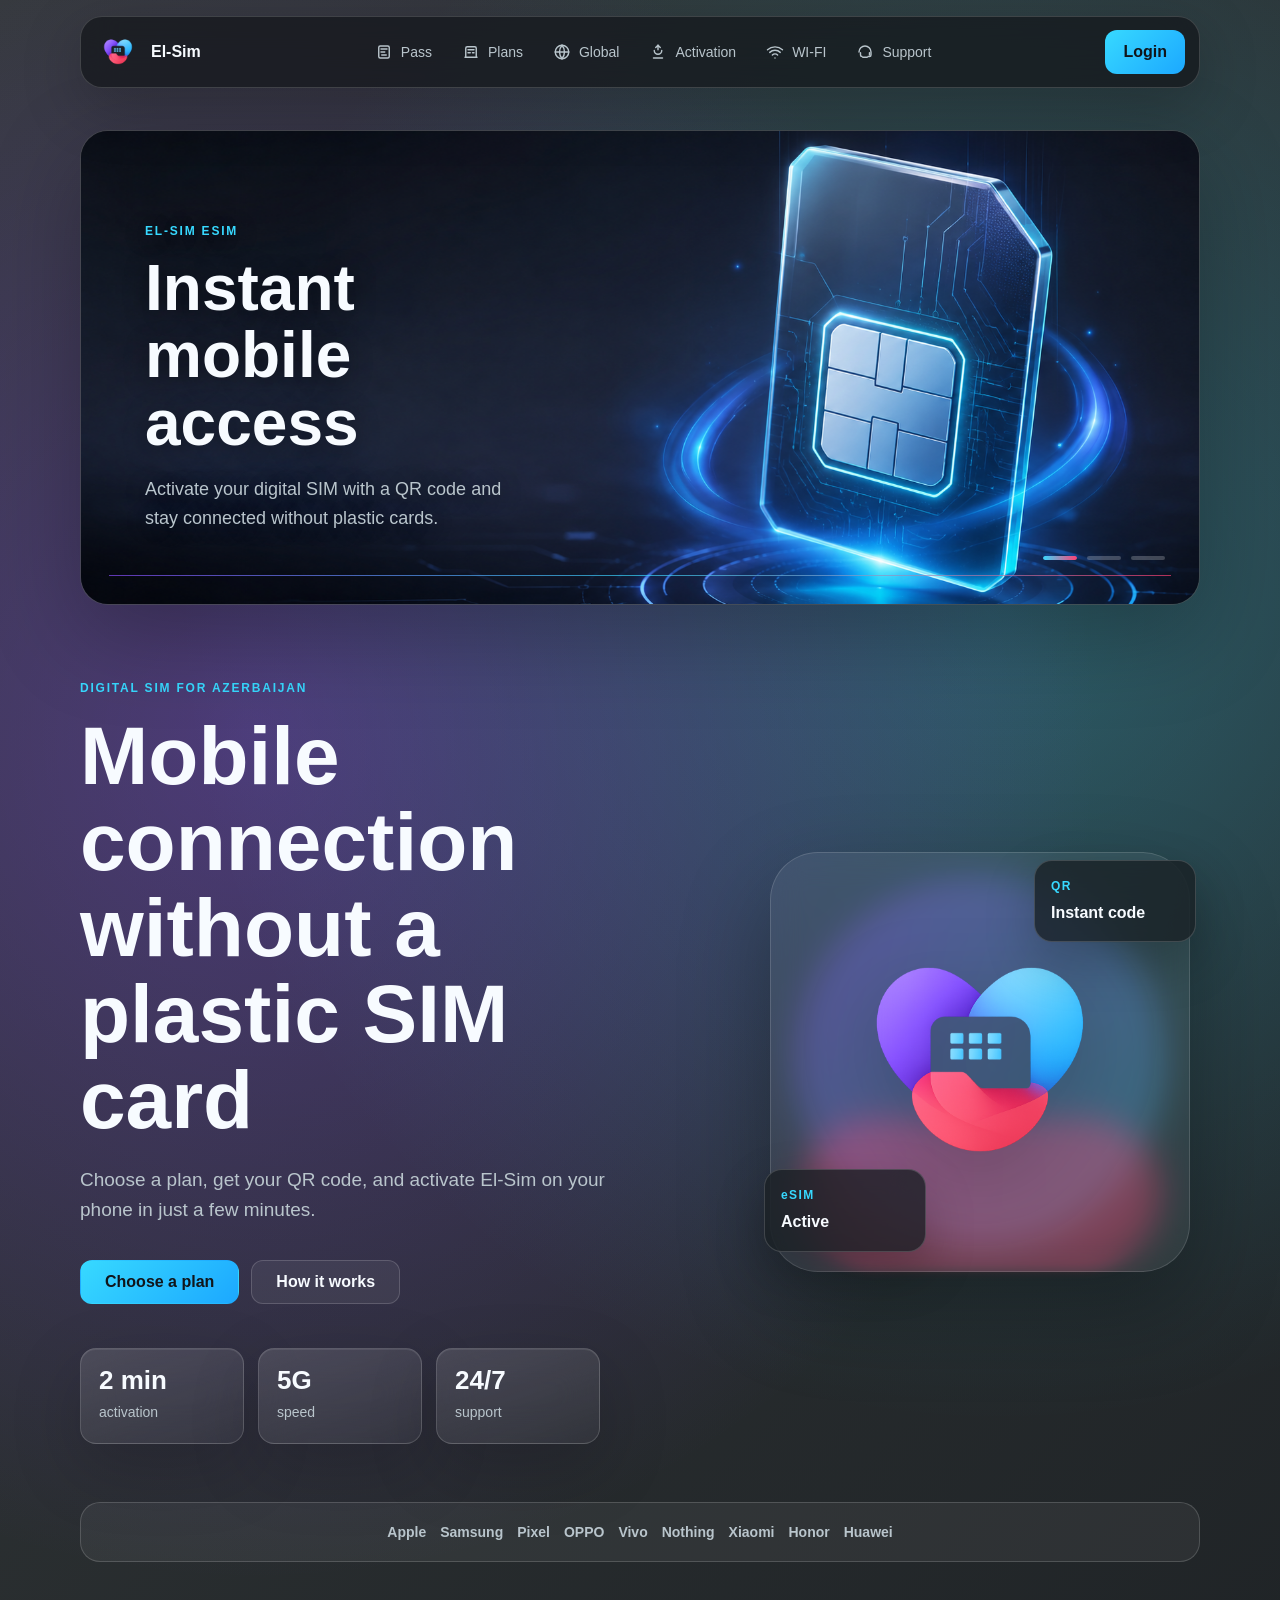
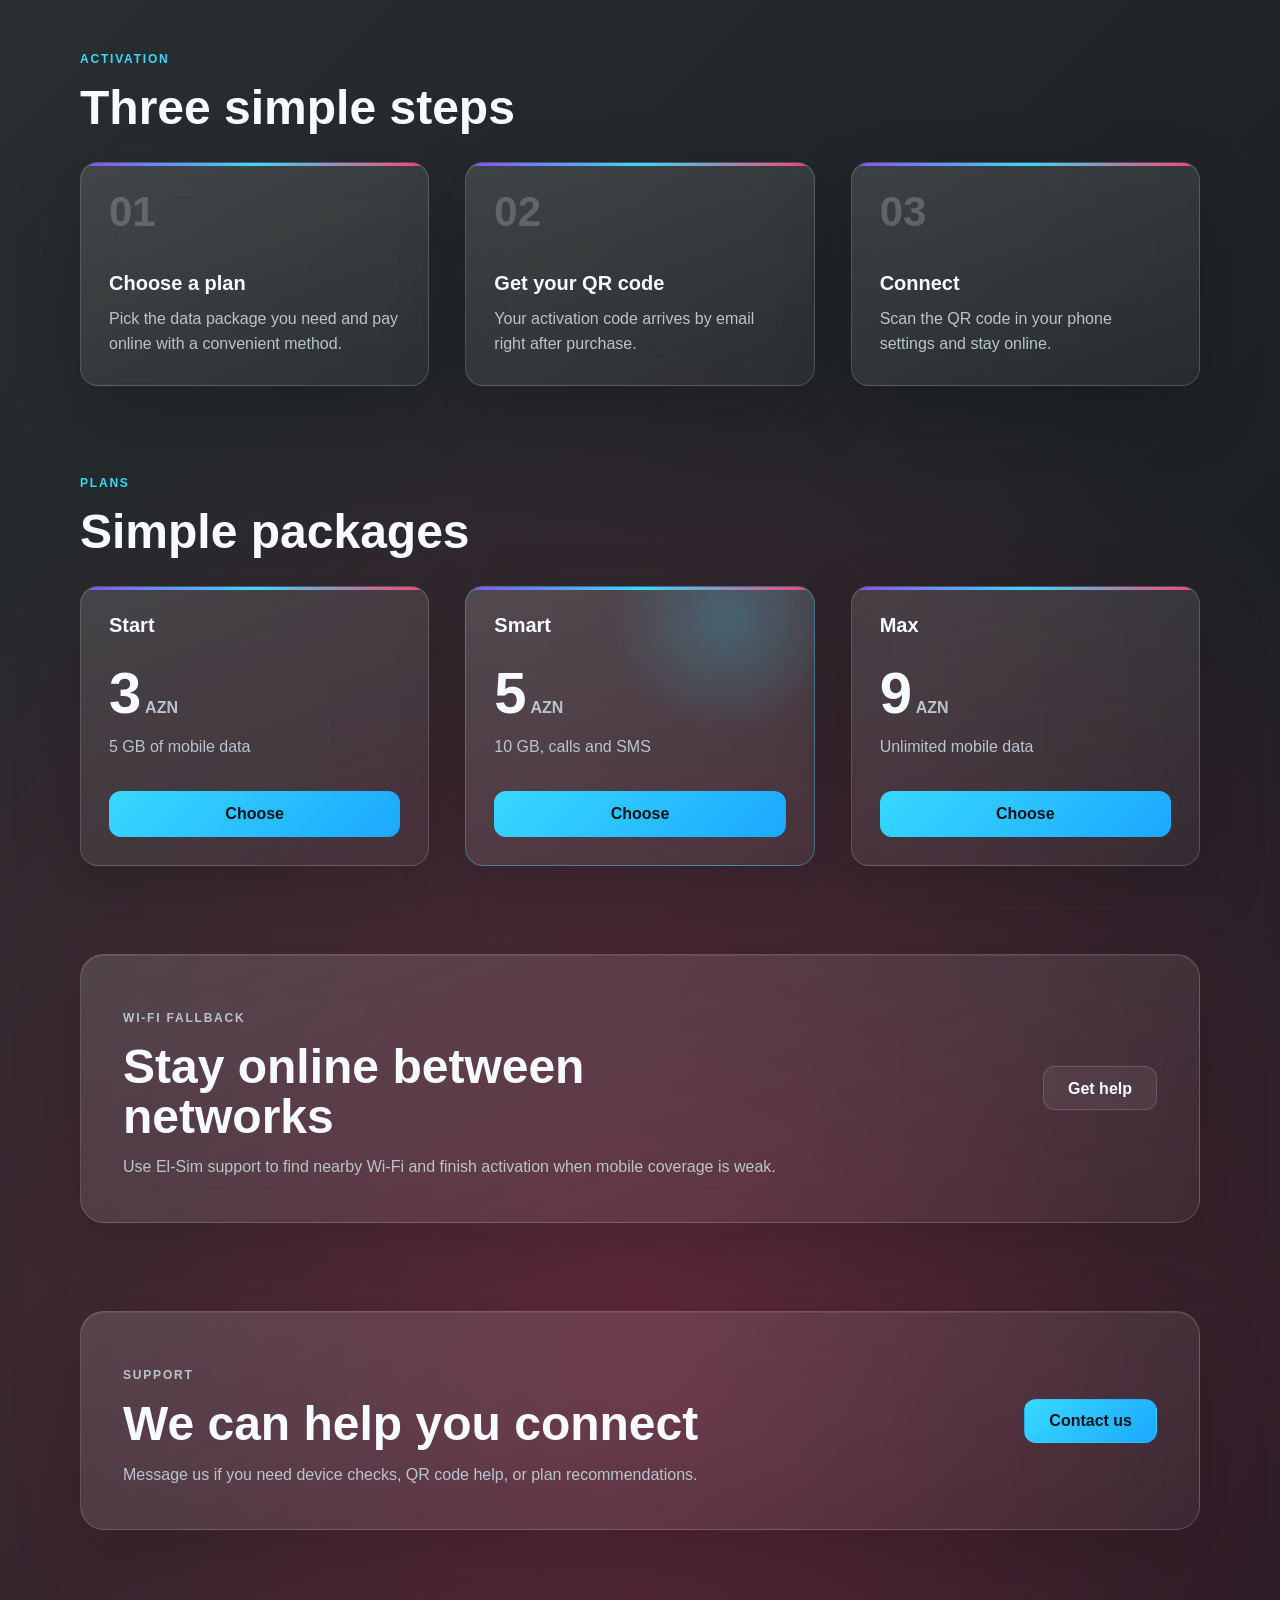
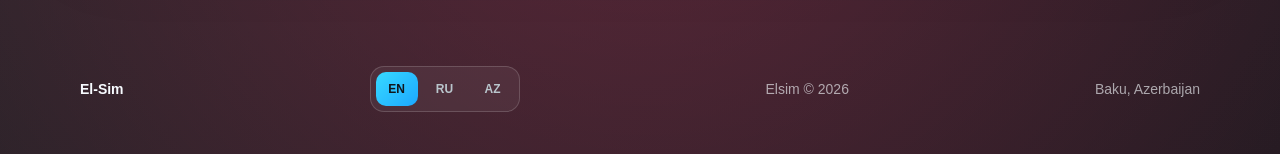
<file: index.html>
<!DOCTYPE html>
<html lang="en">

<head>
  <meta charset="UTF-8">
  <meta name="viewport" content="width=device-width, initial-scale=1.0">
  <title>El-Sim - eSIM Operator</title>
  <link rel="icon" type="image/png" href="./Assets/Image/Logo/El-Sim_Favicon_Large.png">
  <link rel="apple-touch-icon" href="./Assets/Image/Logo/El-Sim_Favicon_Large.png">
  <link
    href="https://fonts.googleapis.com/css2?family=Syne:wght@600;700;800&family=DM+Sans:wght@400;500;700&display=swap"
    rel="stylesheet">
  <link rel="stylesheet" href="./Assets/Style/main-style.css">
  <link rel="stylesheet" href="./Assets/Style/main-responsive.css">
  <script defer src="./Assets/Script/main-script.js"></script>
  <script defer src="./Assets/Script/lang.js"></script>
  <script defer src="./Assets/Script/carousel.js"></script>
</head>

<body>
  <header class="site-header">
    <a class="brand" href="#" aria-label="El-Sim">
      <img src="./Assets/Image/Logo/El-Sim_Logo_Icon.png" alt="El-Sim">
      <span>El-Sim</span>
    </a>

    <button class="menu-toggle" type="button" aria-label="Open menu" aria-expanded="false"
      aria-controls="main-navigation">
      <span></span>
      <span></span>
      <span></span>
    </button>

    <nav class="nav-links" id="main-navigation" aria-label="Main navigation">
      <a href="./pass.html" aria-label="Pass">
        <svg viewBox="0 0 24 24" aria-hidden="true">
          <path d="M7 4h10a2 2 0 0 1 2 2v12a2 2 0 0 1-2 2H7a2 2 0 0 1-2-2V6a2 2 0 0 1 2-2Z"></path>
          <path d="M8 8h8"></path>
          <path d="M8 12h5"></path>
          <path d="M9 16h6"></path>
        </svg>
        <span>Pass</span>
      </a>
      <a href="./plans.html" aria-label="Plans">
        <svg viewBox="0 0 24 24" aria-hidden="true">
          <path d="M5 19V7a2 2 0 0 1 2-2h10a2 2 0 0 1 2 2v12"></path>
          <path d="M4 19h16"></path>
          <path d="M8 9h8"></path>
          <path d="M8 13h3"></path>
          <path d="M14 13h2"></path>
        </svg>
        <span>Plans</span>
      </a>
      <a href="./global.html" aria-label="Global">
        <svg viewBox="0 0 24 24" aria-hidden="true">
          <circle cx="12" cy="12" r="9"></circle>
          <path d="M3 12h18"></path>
          <path d="M12 3a14 14 0 0 1 0 18"></path>
          <path d="M12 3a14 14 0 0 0 0 18"></path>
        </svg>
        <span>Global</span>
      </a>
      <a href="#steps" aria-label="Activation">
        <svg viewBox="0 0 24 24" aria-hidden="true">
          <path d="M12 3v6"></path>
          <path d="m9 6 3-3 3 3"></path>
          <path d="M7 10a5 5 0 1 0 10 0"></path>
          <path d="M6 20h12"></path>
        </svg>
        <span>Activation</span>
      </a>
      <a href="./wifi.html" aria-label="WI-FI">
        <svg viewBox="0 0 24 24" aria-hidden="true">
          <path d="M5 12.5a10 10 0 0 1 14 0"></path>
          <path d="M8.5 16a5 5 0 0 1 7 0"></path>
          <path d="M12 20h.01"></path>
          <path d="M2 9a15 15 0 0 1 20 0"></path>
        </svg>
        <span>WI-FI</span>
      </a>
      <a href="#support" aria-label="Support">
        <svg viewBox="0 0 24 24" aria-hidden="true">
          <path d="M4 12a8 8 0 0 1 16 0v4a2 2 0 0 1-2 2h-2"></path>
          <path d="M6 13v3a2 2 0 0 0 2 2"></path>
          <path d="M18 13v3"></path>
          <path d="M9 19h6"></path>
        </svg>
        <span>Support</span>
      </a>
    </nav>

    <a class="header-action" href="./login.html">Login</a>
  </header>

  <main>
    <section class="top-slider" aria-label="El-Sim highlights" data-active="0">
      <div class="slider-track">
        <article class="slider-slide">
          <img src="./Assets/Image/Slider/Slider_1.png" alt="Digital eSIM card" draggable="false">
          <div class="slider-content">
            <span>El-Sim eSIM</span>
            <h2>Instant mobile access</h2>
            <p>Activate your digital SIM with a QR code and stay connected without plastic cards.</p>
          </div>
        </article>
        <article class="slider-slide">
          <img src="./Assets/Image/Slider/Slider_2.png" alt="Smartphone with eSIM activation" draggable="false">
          <div class="slider-content">
            <span>Fast setup</span>
            <h2>Scan, install, go online</h2>
            <p>A smooth activation flow built for modern phones and everyday travel.</p>
          </div>
        </article>
        <article class="slider-slide">
          <img src="./Assets/Image/Slider/Slider_3.png" alt="Azerbaijan network coverage" draggable="false">
          <div class="slider-content">
            <span>Coverage</span>
            <h2>Made for Azerbaijan</h2>
            <p>Reliable digital connectivity across the city, regions, and the road between them.</p>
          </div>
        </article>
      </div>

      <div class="slider-dots" aria-hidden="true">
        <span class="is-active"></span>
        <span></span>
        <span></span>
      </div>
    </section>

    <section class="hero">
      <div class="hero-copy">
        <p class="eyebrow">digital SIM for Azerbaijan</p>
        <h1>Mobile connection without a plastic SIM card</h1>
        <p class="hero-text">Choose a plan, get your QR code, and activate El-Sim on your phone in just a few minutes.
        </p>

        <div class="hero-actions">
          <a class="button button-primary" href="#plans">Choose a plan</a>
          <a class="button button-secondary" href="#steps">How it works</a>
        </div>

        <div class="hero-stats" aria-label="Benefits">
          <div>
            <strong>2 min</strong>
            <span>activation</span>
          </div>
          <div>
            <strong>5G</strong>
            <span>speed</span>
          </div>
          <div>
            <strong>24/7</strong>
            <span>support</span>
          </div>
        </div>
      </div>

      <div class="hero-visual" aria-hidden="true">
        <div class="logo-orbit">
          <img src="./Assets/Image/Logo/El-Sim_Logo_Icon.png" alt="">
        </div>
        <div class="float-card float-card-top">
          <span>QR</span>
          <b>Instant code</b>
        </div>
        <div class="float-card float-card-bottom">
          <span>eSIM</span>
          <b>Active</b>
        </div>
      </div>
    </section>

    <section class="device-strip" id="global" aria-label="Compatible devices">
      <span>Apple</span>
      <span>Samsung</span>
      <span>Pixel</span>
      <span>OPPO</span>
      <span>Vivo</span>
      <span>Nothing</span>
      <span>Xiaomi</span>
      <span>Honor</span>
      <span>Huawei</span>
    </section>

    <section class="section" id="steps">
      <div class="section-head">
        <p class="eyebrow">activation</p>
        <h2>Three simple steps</h2>
      </div>

      <div class="steps-grid">
        <article class="info-card">
          <span class="card-number">01</span>
          <h3>Choose a plan</h3>
          <p>Pick the data package you need and pay online with a convenient method.</p>
        </article>
        <article class="info-card">
          <span class="card-number">02</span>
          <h3>Get your QR code</h3>
          <p>Your activation code arrives by email right after purchase.</p>
        </article>
        <article class="info-card">
          <span class="card-number">03</span>
          <h3>Connect</h3>
          <p>Scan the QR code in your phone settings and stay online.</p>
        </article>
      </div>
    </section>

    <section class="section" id="plans">
      <div class="section-head">
        <p class="eyebrow">plans</p>
        <h2>Simple packages</h2>
      </div>

      <div class="plans-grid">
        <article class="plan-card">
          <h3>Start</h3>
          <div class="price"><span>3</span> AZN</div>
          <p>5 GB of mobile data</p>
          <a class="plan-link" href="#">Choose</a>
        </article>
        <article class="plan-card is-featured">
          <h3>Smart</h3>
          <div class="price"><span>5</span> AZN</div>
          <p>10 GB, calls and SMS</p>
          <a class="plan-link" href="#">Choose</a>
        </article>
        <article class="plan-card">
          <h3>Max</h3>
          <div class="price"><span>9</span> AZN</div>
          <p>Unlimited mobile data</p>
          <a class="plan-link" href="#">Choose</a>
        </article>
      </div>
    </section>

    <section class="support" id="wifi">
      <div>
        <p class="eyebrow">wi-fi fallback</p>
        <h2>Stay online between networks</h2>
        <p>Use El-Sim support to find nearby Wi-Fi and finish activation when mobile coverage is weak.</p>
      </div>
      <a class="button button-secondary" href="#support">Get help</a>
    </section>

    <section class="support" id="support">
      <div>
        <p class="eyebrow">support</p>
        <h2>We can help you connect</h2>
        <p>Message us if you need device checks, QR code help, or plan recommendations.</p>
      </div>
      <a class="button button-primary" href="#">Contact us</a>
    </section>
  </main>

  <footer class="site-footer">
    <span>El-Sim</span>
    <div class="language-switch" aria-label="Language">
      <button type="button" data-lang-button="en">EN</button>
      <button type="button" data-lang-button="ru">RU</button>
      <button type="button" data-lang-button="az">AZ</button>
    </div>
    <span>Elsim &copy; 2026</span>
    <span>Baku, Azerbaijan</span>
  </footer>
</body>

</html>
</file>
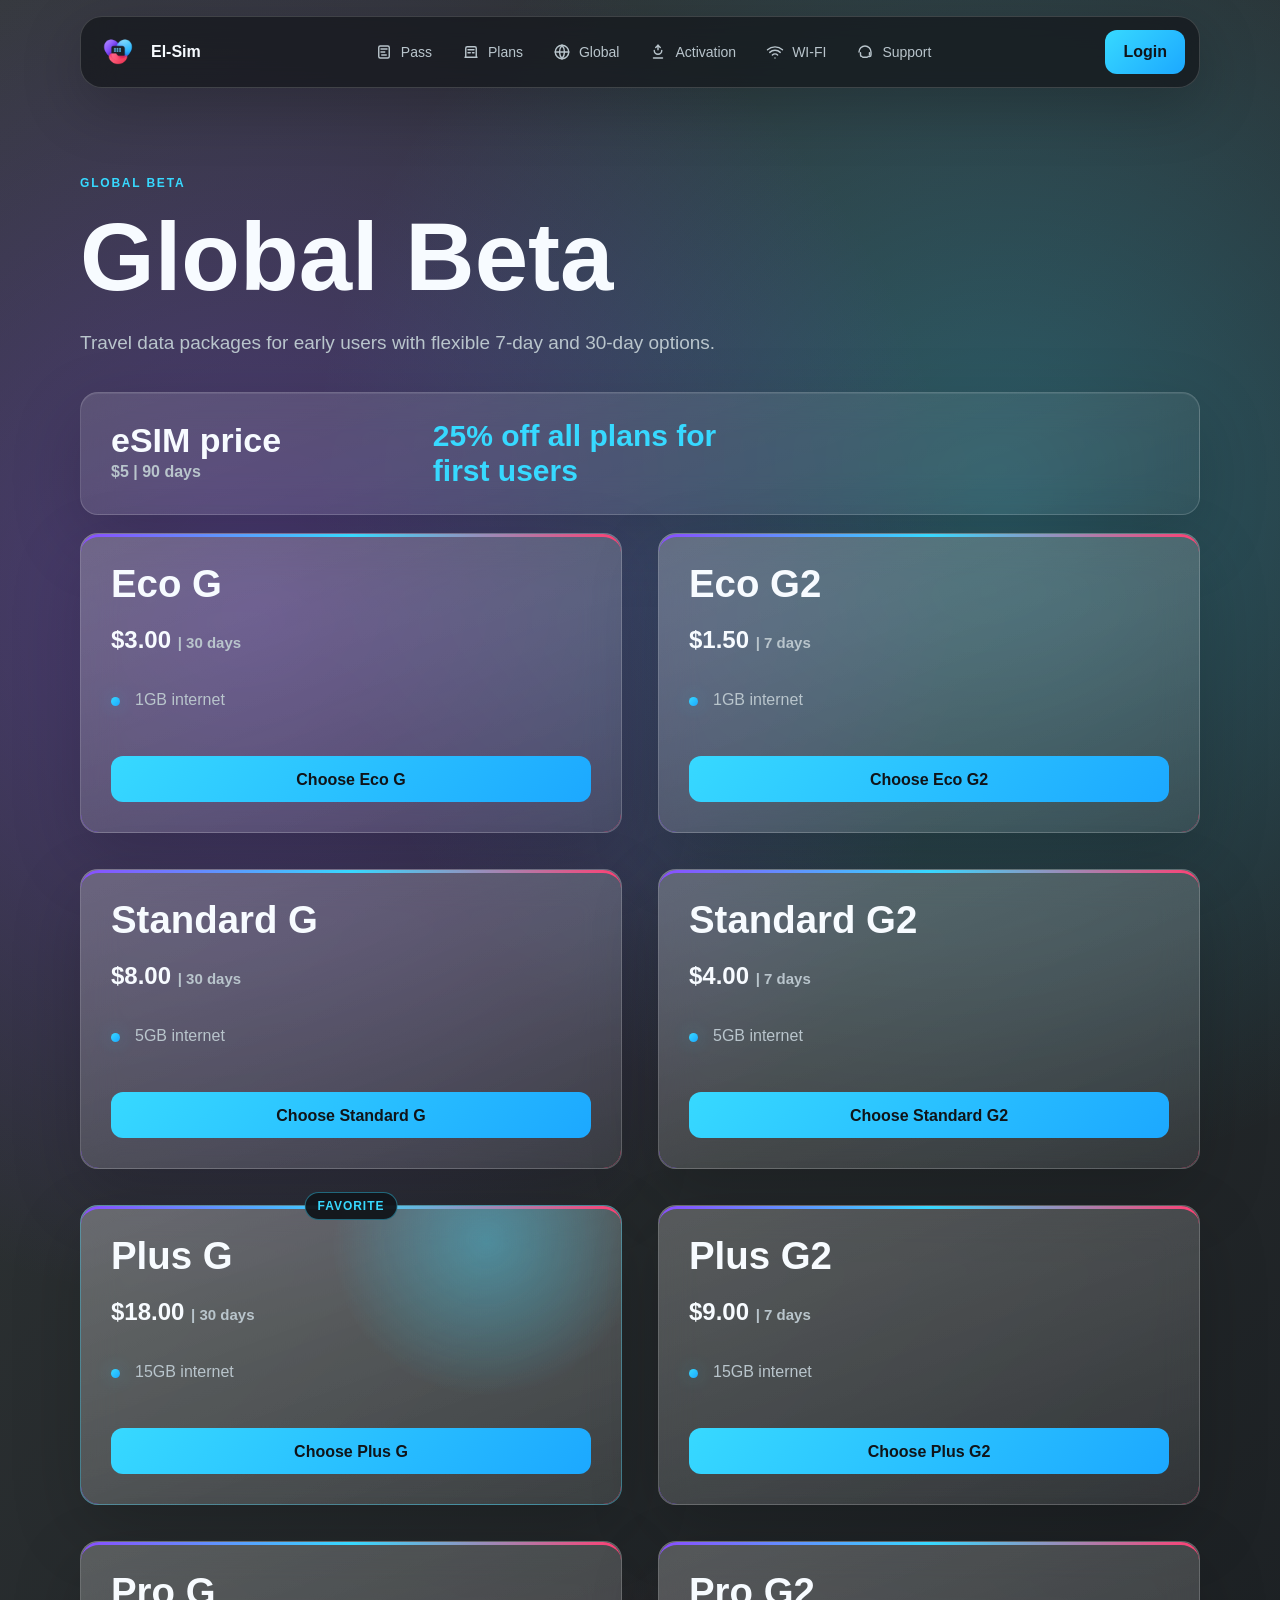
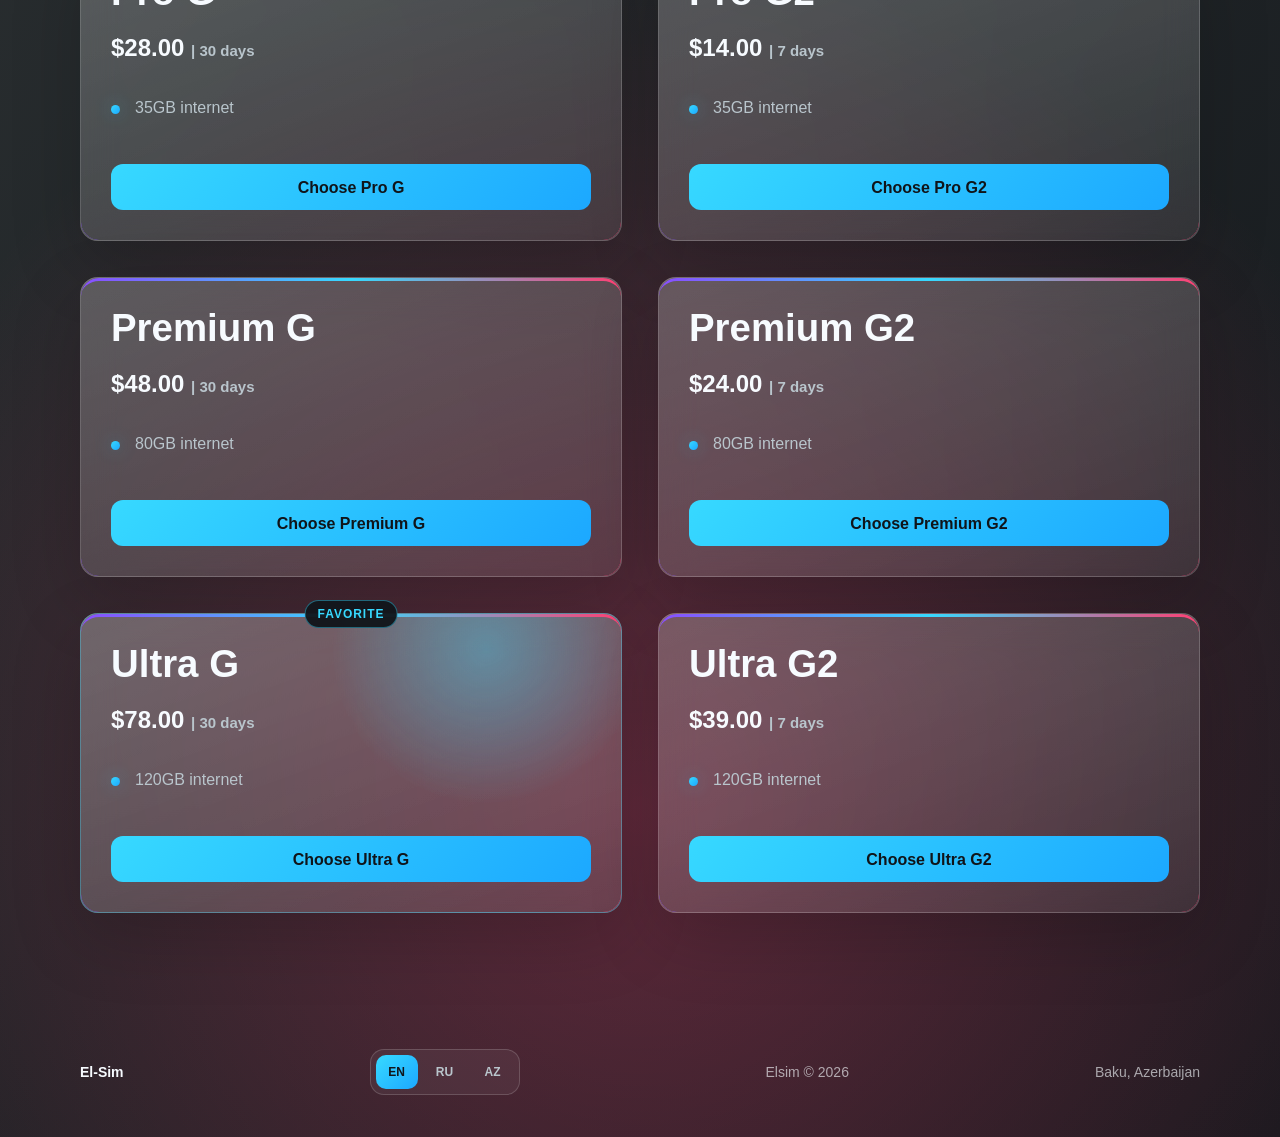
<file: global.html>
<!DOCTYPE html>
<html lang="en">

<head>
  <meta charset="UTF-8">
  <meta name="viewport" content="width=device-width, initial-scale=1.0">
  <title>Global Beta - El-Sim</title>
  <link rel="icon" type="image/png" href="./Assets/Image/Logo/El-Sim_Favicon_Large.png">
  <link rel="apple-touch-icon" href="./Assets/Image/Logo/El-Sim_Favicon_Large.png">
  <link
    href="https://fonts.googleapis.com/css2?family=Syne:wght@600;700;800&family=DM+Sans:wght@400;500;700&display=swap"
    rel="stylesheet">
  <link rel="stylesheet" href="./Assets/Style/main-style.css">
  <link rel="stylesheet" href="./Assets/Style/main-responsive.css">
  <script defer src="./Assets/Script/main-script.js"></script>
  <script defer src="./Assets/Script/lang.js"></script>
</head>

<body>
  <header class="site-header">
    <a class="brand" href="./index.html" aria-label="El-Sim">
      <img src="./Assets/Image/Logo/El-Sim_Logo_Icon.png" alt="El-Sim">
      <span>El-Sim</span>
    </a>

    <button class="menu-toggle" type="button" aria-label="Open menu" aria-expanded="false"
      aria-controls="main-navigation">
      <span></span>
      <span></span>
      <span></span>
    </button>

    <nav class="nav-links" id="main-navigation" aria-label="Main navigation">
      <a href="./pass.html" aria-label="Pass">
        <svg viewBox="0 0 24 24" aria-hidden="true">
          <path d="M7 4h10a2 2 0 0 1 2 2v12a2 2 0 0 1-2 2H7a2 2 0 0 1-2-2V6a2 2 0 0 1 2-2Z"></path>
          <path d="M8 8h8"></path>
          <path d="M8 12h5"></path>
          <path d="M9 16h6"></path>
        </svg>
        <span>Pass</span>
      </a>
      <a href="./plans.html" aria-label="Plans">
        <svg viewBox="0 0 24 24" aria-hidden="true">
          <path d="M5 19V7a2 2 0 0 1 2-2h10a2 2 0 0 1 2 2v12"></path>
          <path d="M4 19h16"></path>
          <path d="M8 9h8"></path>
          <path d="M8 13h3"></path>
          <path d="M14 13h2"></path>
        </svg>
        <span>Plans</span>
      </a>
      <a href="./global.html" aria-label="Global">
        <svg viewBox="0 0 24 24" aria-hidden="true">
          <circle cx="12" cy="12" r="9"></circle>
          <path d="M3 12h18"></path>
          <path d="M12 3a14 14 0 0 1 0 18"></path>
          <path d="M12 3a14 14 0 0 0 0 18"></path>
        </svg>
        <span>Global</span>
      </a>
      <a href="./index.html#steps" aria-label="Activation">
        <svg viewBox="0 0 24 24" aria-hidden="true">
          <path d="M12 3v6"></path>
          <path d="m9 6 3-3 3 3"></path>
          <path d="M7 10a5 5 0 1 0 10 0"></path>
          <path d="M6 20h12"></path>
        </svg>
        <span>Activation</span>
      </a>
      <a href="./wifi.html" aria-label="WI-FI">
        <svg viewBox="0 0 24 24" aria-hidden="true">
          <path d="M5 12.5a10 10 0 0 1 14 0"></path>
          <path d="M8.5 16a5 5 0 0 1 7 0"></path>
          <path d="M12 20h.01"></path>
          <path d="M2 9a15 15 0 0 1 20 0"></path>
        </svg>
        <span>WI-FI</span>
      </a>
      <a href="./index.html#support" aria-label="Support">
        <svg viewBox="0 0 24 24" aria-hidden="true">
          <path d="M4 12a8 8 0 0 1 16 0v4a2 2 0 0 1-2 2h-2"></path>
          <path d="M6 13v3a2 2 0 0 0 2 2"></path>
          <path d="M18 13v3"></path>
          <path d="M9 19h6"></path>
        </svg>
        <span>Support</span>
      </a>
    </nav>

    <a class="header-action" href="./login.html">Login</a>
  </header>

  <main>
    <section class="pass-hero" aria-labelledby="global-title">
      <p class="eyebrow">global beta</p>
      <h1 id="global-title">Global Beta</h1>
      <p>Travel data packages for early users with flexible 7-day and 30-day options.</p>
    </section>

    <section class="tariff-note" aria-label="Global eSIM price and discount">
      <div>
        <h2>eSIM price</h2>
        <p>$5 | 90 days</p>
      </div>
      <strong>25% off all plans for first users</strong>
    </section>

    <section class="global-grid" aria-label="Global Beta packages">
      <article class="pass-card global-card">
        <div>
          <h2>Eco G</h2>
          <p class="pass-price">$3.00 <span>| 30 days</span></p>
        </div>
        <ul>
          <li>1GB internet</li>
        </ul>
        <a class="plan-link" href="#">Choose Eco G</a>
      </article>

      <article class="pass-card global-card">
        <div>
          <h2>Eco G2</h2>
          <p class="pass-price">$1.50 <span>| 7 days</span></p>
        </div>
        <ul>
          <li>1GB internet</li>
        </ul>
        <a class="plan-link" href="#">Choose Eco G2</a>
      </article>

      <article class="pass-card global-card">
        <div>
          <h2>Standard G</h2>
          <p class="pass-price">$8.00 <span>| 30 days</span></p>
        </div>
        <ul>
          <li>5GB internet</li>
        </ul>
        <a class="plan-link" href="#">Choose Standard G</a>
      </article>

      <article class="pass-card global-card">
        <div>
          <h2>Standard G2</h2>
          <p class="pass-price">$4.00 <span>| 7 days</span></p>
        </div>
        <ul>
          <li>5GB internet</li>
        </ul>
        <a class="plan-link" href="#">Choose Standard G2</a>
      </article>

      <article class="pass-card global-card is-featured">
        <span class="favorite-badge">Favorite</span>
        <div>
          <h2>Plus G</h2>
          <p class="pass-price">$18.00 <span>| 30 days</span></p>
        </div>
        <ul>
          <li>15GB internet</li>
        </ul>
        <a class="plan-link" href="#">Choose Plus G</a>
      </article>

      <article class="pass-card global-card">
        <div>
          <h2>Plus G2</h2>
          <p class="pass-price">$9.00 <span>| 7 days</span></p>
        </div>
        <ul>
          <li>15GB internet</li>
        </ul>
        <a class="plan-link" href="#">Choose Plus G2</a>
      </article>

      <article class="pass-card global-card">
        <div>
          <h2>Pro G</h2>
          <p class="pass-price">$28.00 <span>| 30 days</span></p>
        </div>
        <ul>
          <li>35GB internet</li>
        </ul>
        <a class="plan-link" href="#">Choose Pro G</a>
      </article>

      <article class="pass-card global-card">
        <div>
          <h2>Pro G2</h2>
          <p class="pass-price">$14.00 <span>| 7 days</span></p>
        </div>
        <ul>
          <li>35GB internet</li>
        </ul>
        <a class="plan-link" href="#">Choose Pro G2</a>
      </article>

      <article class="pass-card global-card">
        <div>
          <h2>Premium G</h2>
          <p class="pass-price">$48.00 <span>| 30 days</span></p>
        </div>
        <ul>
          <li>80GB internet</li>
        </ul>
        <a class="plan-link" href="#">Choose Premium G</a>
      </article>

      <article class="pass-card global-card">
        <div>
          <h2>Premium G2</h2>
          <p class="pass-price">$24.00 <span>| 7 days</span></p>
        </div>
        <ul>
          <li>80GB internet</li>
        </ul>
        <a class="plan-link" href="#">Choose Premium G2</a>
      </article>

      <article class="pass-card global-card is-featured">
        <span class="favorite-badge">Favorite</span>
        <div>
          <h2>Ultra G</h2>
          <p class="pass-price">$78.00 <span>| 30 days</span></p>
        </div>
        <ul>
          <li>120GB internet</li>
        </ul>
        <a class="plan-link" href="#">Choose Ultra G</a>
      </article>

      <article class="pass-card global-card">
        <div>
          <h2>Ultra G2</h2>
          <p class="pass-price">$39.00 <span>| 7 days</span></p>
        </div>
        <ul>
          <li>120GB internet</li>
        </ul>
        <a class="plan-link" href="#">Choose Ultra G2</a>
      </article>
    </section>
  </main>

  <footer class="site-footer">
    <span>El-Sim</span>
    <div class="language-switch" aria-label="Language">
      <button type="button" data-lang-button="en">EN</button>
      <button type="button" data-lang-button="ru">RU</button>
      <button type="button" data-lang-button="az">AZ</button>
    </div>
    <span>Elsim &copy; 2026</span>
    <span>Baku, Azerbaijan</span>
  </footer>
</body>

</html>
</file>
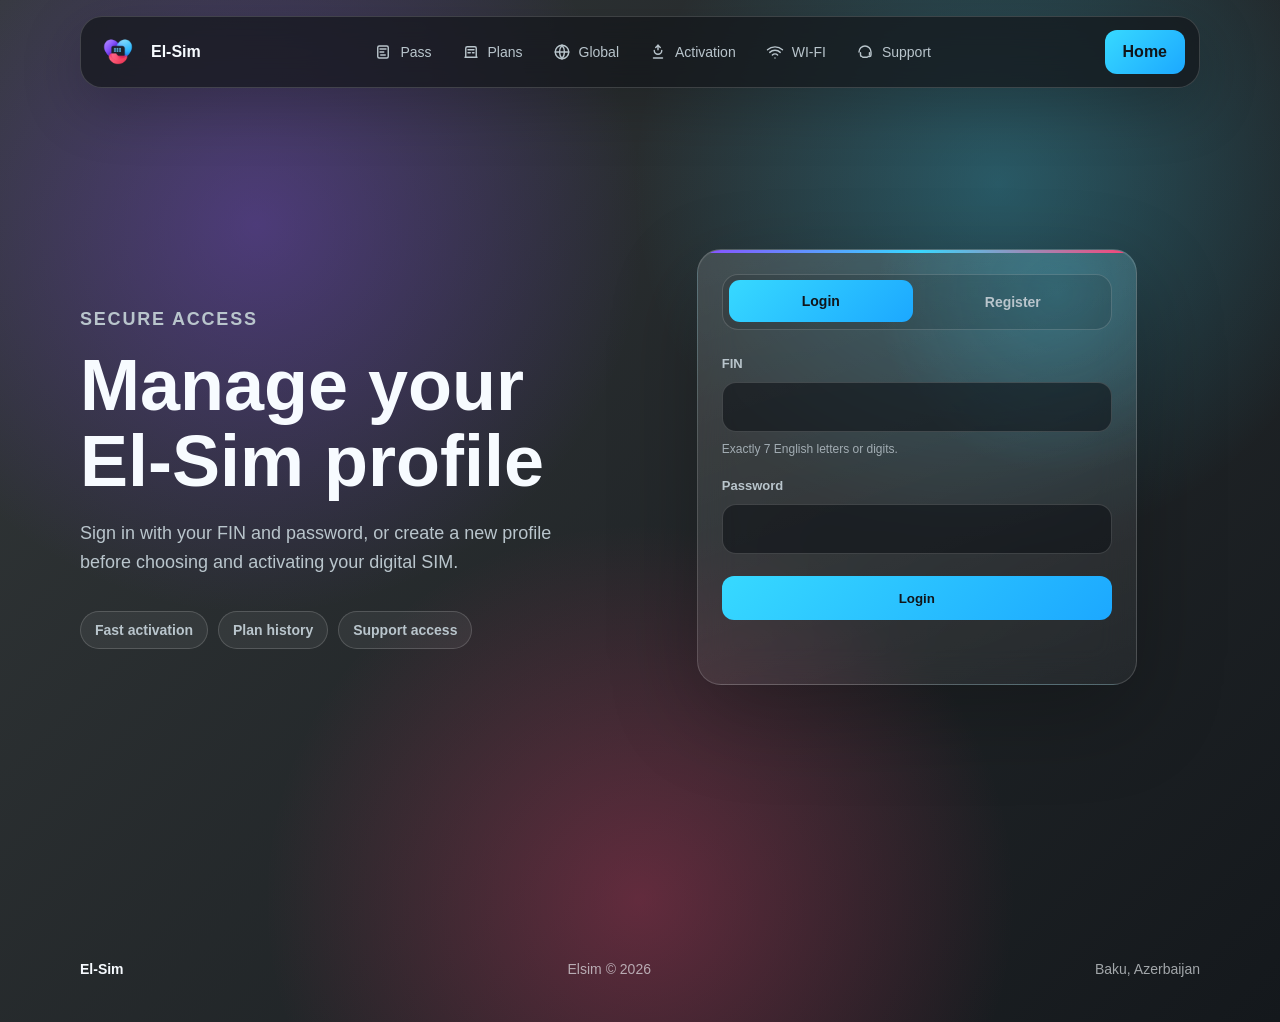
<file: login.html>
<!DOCTYPE html>
<html lang="en">

<head>
  <meta charset="UTF-8">
  <meta name="viewport" content="width=device-width, initial-scale=1.0">
  <title>Login - El-Sim</title>
  <link rel="icon" type="image/png" href="./Assets/Image/Logo/El-Sim_Favicon_Large.png">
  <link rel="apple-touch-icon" href="./Assets/Image/Logo/El-Sim_Favicon_Large.png">
  <link
    href="https://fonts.googleapis.com/css2?family=Syne:wght@600;700;800&family=DM+Sans:wght@400;500;700&display=swap"
    rel="stylesheet">
  <link rel="stylesheet" href="./Assets/Style/main-style.css">
  <link rel="stylesheet" href="./Assets/Style/main-responsive.css">
  <script defer src="./Assets/Script/main-script.js"></script>
  <script defer src="./Assets/Script/carousel.js"></script>
</head>

<body>
  <header class="site-header">
    <a class="brand" href="./index.html" aria-label="El-Sim">
      <img src="./Assets/Image/Logo/El-Sim_Logo_Icon.png" alt="El-Sim">
      <span>El-Sim</span>
    </a>

    <button class="menu-toggle" type="button" aria-label="Open menu" aria-expanded="false"
      aria-controls="main-navigation">
      <span></span>
      <span></span>
      <span></span>
    </button>

    <nav class="nav-links" id="main-navigation" aria-label="Main navigation">
      <a href="./index.html#plans" aria-label="Pass">
        <svg viewBox="0 0 24 24" aria-hidden="true">
          <path d="M7 4h10a2 2 0 0 1 2 2v12a2 2 0 0 1-2 2H7a2 2 0 0 1-2-2V6a2 2 0 0 1 2-2Z"></path>
          <path d="M8 8h8"></path>
          <path d="M8 12h5"></path>
          <path d="M9 16h6"></path>
        </svg>
        <span>Pass</span>
      </a>
      <a href="./index.html#plans" aria-label="Plans">
        <svg viewBox="0 0 24 24" aria-hidden="true">
          <path d="M5 19V7a2 2 0 0 1 2-2h10a2 2 0 0 1 2 2v12"></path>
          <path d="M4 19h16"></path>
          <path d="M8 9h8"></path>
          <path d="M8 13h3"></path>
          <path d="M14 13h2"></path>
        </svg>
        <span>Plans</span>
      </a>
      <a href="./index.html#global" aria-label="Global">
        <svg viewBox="0 0 24 24" aria-hidden="true">
          <circle cx="12" cy="12" r="9"></circle>
          <path d="M3 12h18"></path>
          <path d="M12 3a14 14 0 0 1 0 18"></path>
          <path d="M12 3a14 14 0 0 0 0 18"></path>
        </svg>
        <span>Global</span>
      </a>
      <a href="./index.html#steps" aria-label="Activation">
        <svg viewBox="0 0 24 24" aria-hidden="true">
          <path d="M12 3v6"></path>
          <path d="m9 6 3-3 3 3"></path>
          <path d="M7 10a5 5 0 1 0 10 0"></path>
          <path d="M6 20h12"></path>
        </svg>
        <span>Activation</span>
      </a>
      <a href="./index.html#wifi" aria-label="WI-FI">
        <svg viewBox="0 0 24 24" aria-hidden="true">
          <path d="M5 12.5a10 10 0 0 1 14 0"></path>
          <path d="M8.5 16a5 5 0 0 1 7 0"></path>
          <path d="M12 20h.01"></path>
          <path d="M2 9a15 15 0 0 1 20 0"></path>
        </svg>
        <span>WI-FI</span>
      </a>
      <a href="./index.html#support" aria-label="Support">
        <svg viewBox="0 0 24 24" aria-hidden="true">
          <path d="M4 12a8 8 0 0 1 16 0v4a2 2 0 0 1-2 2h-2"></path>
          <path d="M6 13v3a2 2 0 0 0 2 2"></path>
          <path d="M18 13v3"></path>
          <path d="M9 19h6"></path>
        </svg>
        <span>Support</span>
      </a>
    </nav>

    <a class="header-action" href="./index.html">Home</a>
  </header>

  <main class="auth-shell">
    <section class="auth-intro" aria-labelledby="auth-title">
      <p class="eyebrow">secure access</p>
      <h1 id="auth-title">Manage your<br>El-Sim profile</h1>
      <p>Sign in with your FIN and password, or create a new profile before choosing and activating your digital SIM.
      </p>

      <div class="auth-badges" aria-label="Account benefits">
        <span>Fast activation</span>
        <span>Plan history</span>
        <span>Support access</span>
      </div>
    </section>

    <section class="auth-panel" aria-label="Login and registration">
      <div class="auth-tabs" role="tablist" aria-label="Account forms">
        <button class="auth-tab is-active" type="button" data-auth-target="login">Login</button>
        <button class="auth-tab" type="button" data-auth-target="register">Register</button>
      </div>

      <form class="auth-form is-active" data-auth-form="login" aria-hidden="false" novalidate>
        <div class="field">
          <label for="login-fin">FIN</label>
          <input id="login-fin" name="fin" type="text" inputmode="text" autocomplete="username" maxlength="7"
            pattern="[A-Za-z0-9]{7}" data-fin-input required>
          <small>Exactly 7 English letters or digits.</small>
        </div>

        <div class="field">
          <label for="login-password">Password</label>
          <input id="login-password" name="password" type="password" autocomplete="current-password" data-password-input
            required>
        </div>

        <button class="button button-primary auth-submit" type="submit">Login</button>
        <p class="auth-message" aria-live="polite"></p>
      </form>

      <form class="auth-form" data-auth-form="register" aria-hidden="true" novalidate>
        <div class="field">
          <label for="register-name">Name</label>
          <input id="register-name" name="name" type="text" autocomplete="given-name" required>
        </div>

        <div class="field">
          <label for="register-fin">FIN</label>
          <input id="register-fin" name="fin" type="text" inputmode="text" autocomplete="username" maxlength="7"
            pattern="[A-Za-z0-9]{7}" data-fin-input required>
          <small>Exactly 7 English letters or digits.</small>
        </div>

        <div class="field">
          <label for="register-password">Password</label>
          <input id="register-password" name="password" type="password" autocomplete="new-password" minlength="8"
            data-password-input required>
          <small>Minimum 8 characters.</small>
        </div>

        <button class="button button-primary auth-submit" type="submit">Create account</button>
        <p class="auth-message" aria-live="polite"></p>
      </form>
    </section>
  </main>

  <footer class="site-footer">
    <span>El-Sim</span>
    <span>Elsim © 2026</span>
    <span>Baku, Azerbaijan</span>
  </footer>
</body>

</html>
</file>
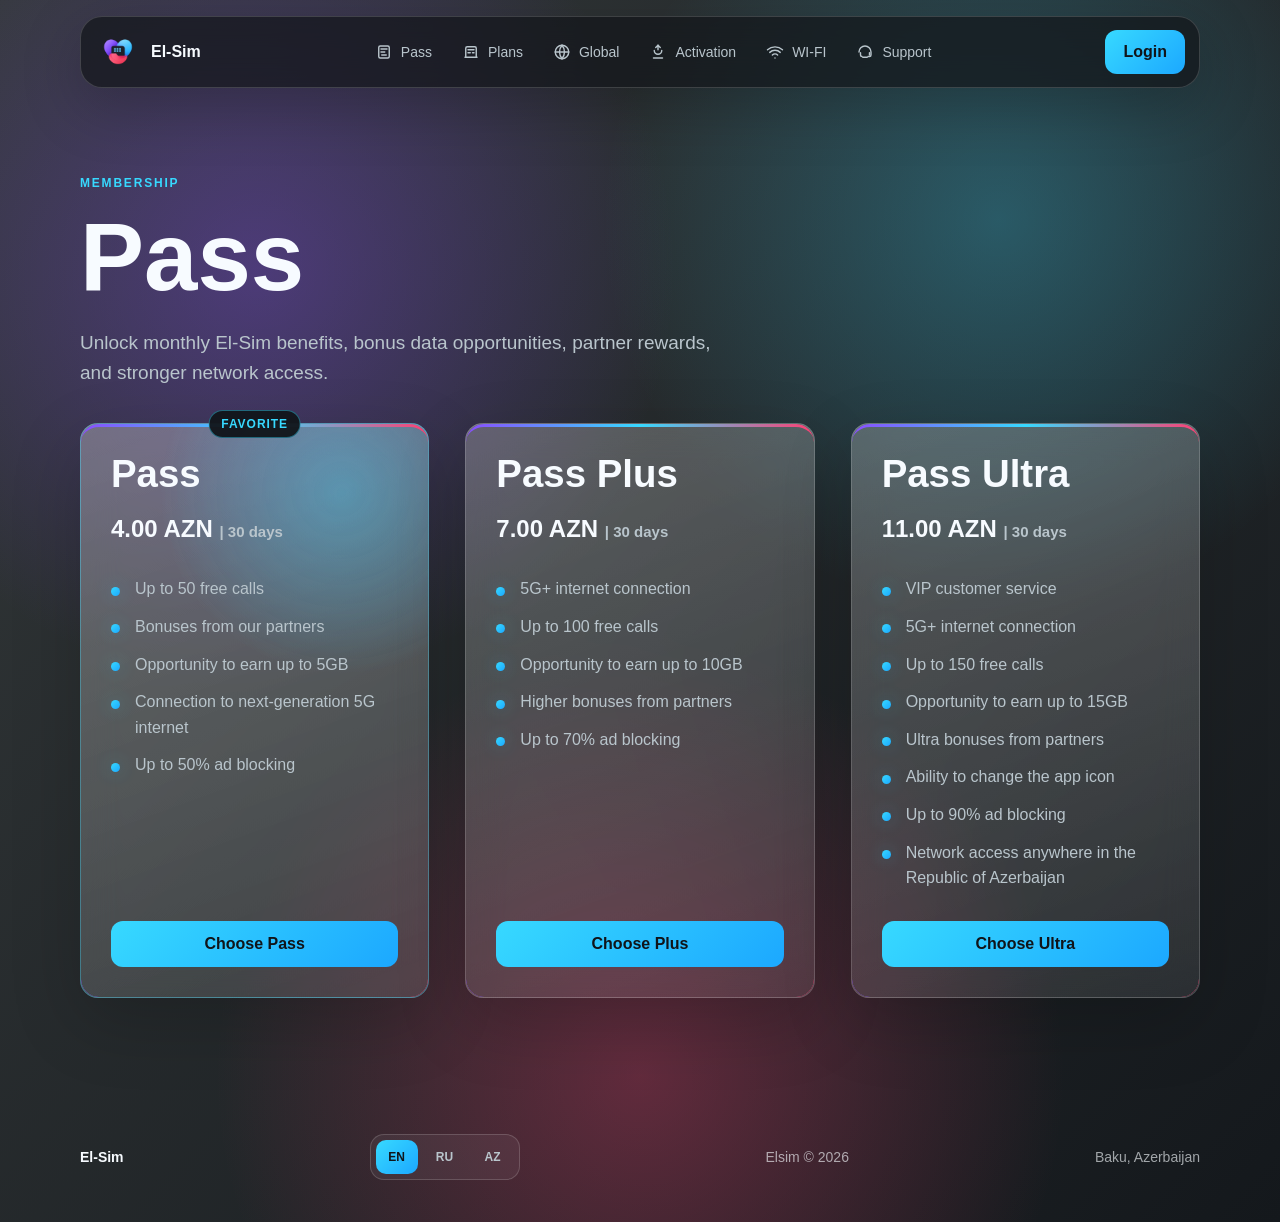
<file: pass.html>
<!DOCTYPE html>
<html lang="en">

<head>
  <meta charset="UTF-8">
  <meta name="viewport" content="width=device-width, initial-scale=1.0">
  <title>Pass - El-Sim</title>
  <link rel="icon" type="image/png" href="./Assets/Image/Logo/El-Sim_Favicon_Large.png">
  <link rel="apple-touch-icon" href="./Assets/Image/Logo/El-Sim_Favicon_Large.png">
  <link
    href="https://fonts.googleapis.com/css2?family=Syne:wght@600;700;800&family=DM+Sans:wght@400;500;700&display=swap"
    rel="stylesheet">
  <link rel="stylesheet" href="./Assets/Style/main-style.css">
  <link rel="stylesheet" href="./Assets/Style/main-responsive.css">
  <script defer src="./Assets/Script/main-script.js"></script>
  <script defer src="./Assets/Script/lang.js"></script>
</head>

<body>
  <header class="site-header">
    <a class="brand" href="./index.html" aria-label="El-Sim">
      <img src="./Assets/Image/Logo/El-Sim_Logo_Icon.png" alt="El-Sim">
      <span>El-Sim</span>
    </a>

    <button class="menu-toggle" type="button" aria-label="Open menu" aria-expanded="false"
      aria-controls="main-navigation">
      <span></span>
      <span></span>
      <span></span>
    </button>

    <nav class="nav-links" id="main-navigation" aria-label="Main navigation">
      <a href="./pass.html" aria-label="Pass">
        <svg viewBox="0 0 24 24" aria-hidden="true">
          <path d="M7 4h10a2 2 0 0 1 2 2v12a2 2 0 0 1-2 2H7a2 2 0 0 1-2-2V6a2 2 0 0 1 2-2Z"></path>
          <path d="M8 8h8"></path>
          <path d="M8 12h5"></path>
          <path d="M9 16h6"></path>
        </svg>
        <span>Pass</span>
      </a>
      <a href="./plans.html" aria-label="Plans">
        <svg viewBox="0 0 24 24" aria-hidden="true">
          <path d="M5 19V7a2 2 0 0 1 2-2h10a2 2 0 0 1 2 2v12"></path>
          <path d="M4 19h16"></path>
          <path d="M8 9h8"></path>
          <path d="M8 13h3"></path>
          <path d="M14 13h2"></path>
        </svg>
        <span>Plans</span>
      </a>
      <a href="./global.html" aria-label="Global">
        <svg viewBox="0 0 24 24" aria-hidden="true">
          <circle cx="12" cy="12" r="9"></circle>
          <path d="M3 12h18"></path>
          <path d="M12 3a14 14 0 0 1 0 18"></path>
          <path d="M12 3a14 14 0 0 0 0 18"></path>
        </svg>
        <span>Global</span>
      </a>
      <a href="./index.html#steps" aria-label="Activation">
        <svg viewBox="0 0 24 24" aria-hidden="true">
          <path d="M12 3v6"></path>
          <path d="m9 6 3-3 3 3"></path>
          <path d="M7 10a5 5 0 1 0 10 0"></path>
          <path d="M6 20h12"></path>
        </svg>
        <span>Activation</span>
      </a>
      <a href="./wifi.html" aria-label="WI-FI">
        <svg viewBox="0 0 24 24" aria-hidden="true">
          <path d="M5 12.5a10 10 0 0 1 14 0"></path>
          <path d="M8.5 16a5 5 0 0 1 7 0"></path>
          <path d="M12 20h.01"></path>
          <path d="M2 9a15 15 0 0 1 20 0"></path>
        </svg>
        <span>WI-FI</span>
      </a>
      <a href="./index.html#support" aria-label="Support">
        <svg viewBox="0 0 24 24" aria-hidden="true">
          <path d="M4 12a8 8 0 0 1 16 0v4a2 2 0 0 1-2 2h-2"></path>
          <path d="M6 13v3a2 2 0 0 0 2 2"></path>
          <path d="M18 13v3"></path>
          <path d="M9 19h6"></path>
        </svg>
        <span>Support</span>
      </a>
    </nav>

    <a class="header-action" href="./login.html">Login</a>
  </header>

  <main>
    <section class="pass-hero" aria-labelledby="pass-title">
      <p class="eyebrow">membership</p>
      <h1 id="pass-title">Pass</h1>
      <p>Unlock monthly El-Sim benefits, bonus data opportunities, partner rewards, and stronger network access.</p>
    </section>

    <section class="pass-grid" aria-label="Pass packages">
      <article class="pass-card is-featured">
        <span class="favorite-badge">Favorite</span>
        <div>
          <h2>Pass</h2>
          <p class="pass-price">4.00 AZN <span>| 30 days</span></p>
        </div>
        <ul>
          <li>Up to 50 free calls</li>
          <li>Bonuses from our partners</li>
          <li>Opportunity to earn up to 5GB</li>
          <li>Connection to next-generation 5G internet</li>
          <li>Up to 50% ad blocking</li>
        </ul>
        <a class="plan-link" href="#">Choose Pass</a>
      </article>

      <article class="pass-card">
        <div>
          <h2>Pass Plus</h2>
          <p class="pass-price">7.00 AZN <span>| 30 days</span></p>
        </div>
        <ul>
          <li>5G+ internet connection</li>
          <li>Up to 100 free calls</li>
          <li>Opportunity to earn up to 10GB</li>
          <li>Higher bonuses from partners</li>
          <li>Up to 70% ad blocking</li>
        </ul>
        <a class="plan-link" href="#">Choose Plus</a>
      </article>

      <article class="pass-card">
        <div>
          <h2>Pass Ultra</h2>
          <p class="pass-price">11.00 AZN <span>| 30 days</span></p>
        </div>
        <ul>
          <li>VIP customer service</li>
          <li>5G+ internet connection</li>
          <li>Up to 150 free calls</li>
          <li>Opportunity to earn up to 15GB</li>
          <li>Ultra bonuses from partners</li>
          <li>Ability to change the app icon</li>
          <li>Up to 90% ad blocking</li>
          <li>Network access anywhere in the Republic of Azerbaijan</li>
        </ul>
        <a class="plan-link" href="#">Choose Ultra</a>
      </article>
    </section>
  </main>

  <footer class="site-footer">
    <span>El-Sim</span>
    <div class="language-switch" aria-label="Language">
      <button type="button" data-lang-button="en">EN</button>
      <button type="button" data-lang-button="ru">RU</button>
      <button type="button" data-lang-button="az">AZ</button>
    </div>
    <span>Elsim &copy; 2026</span>
    <span>Baku, Azerbaijan</span>
  </footer>
</body>

</html>
</file>
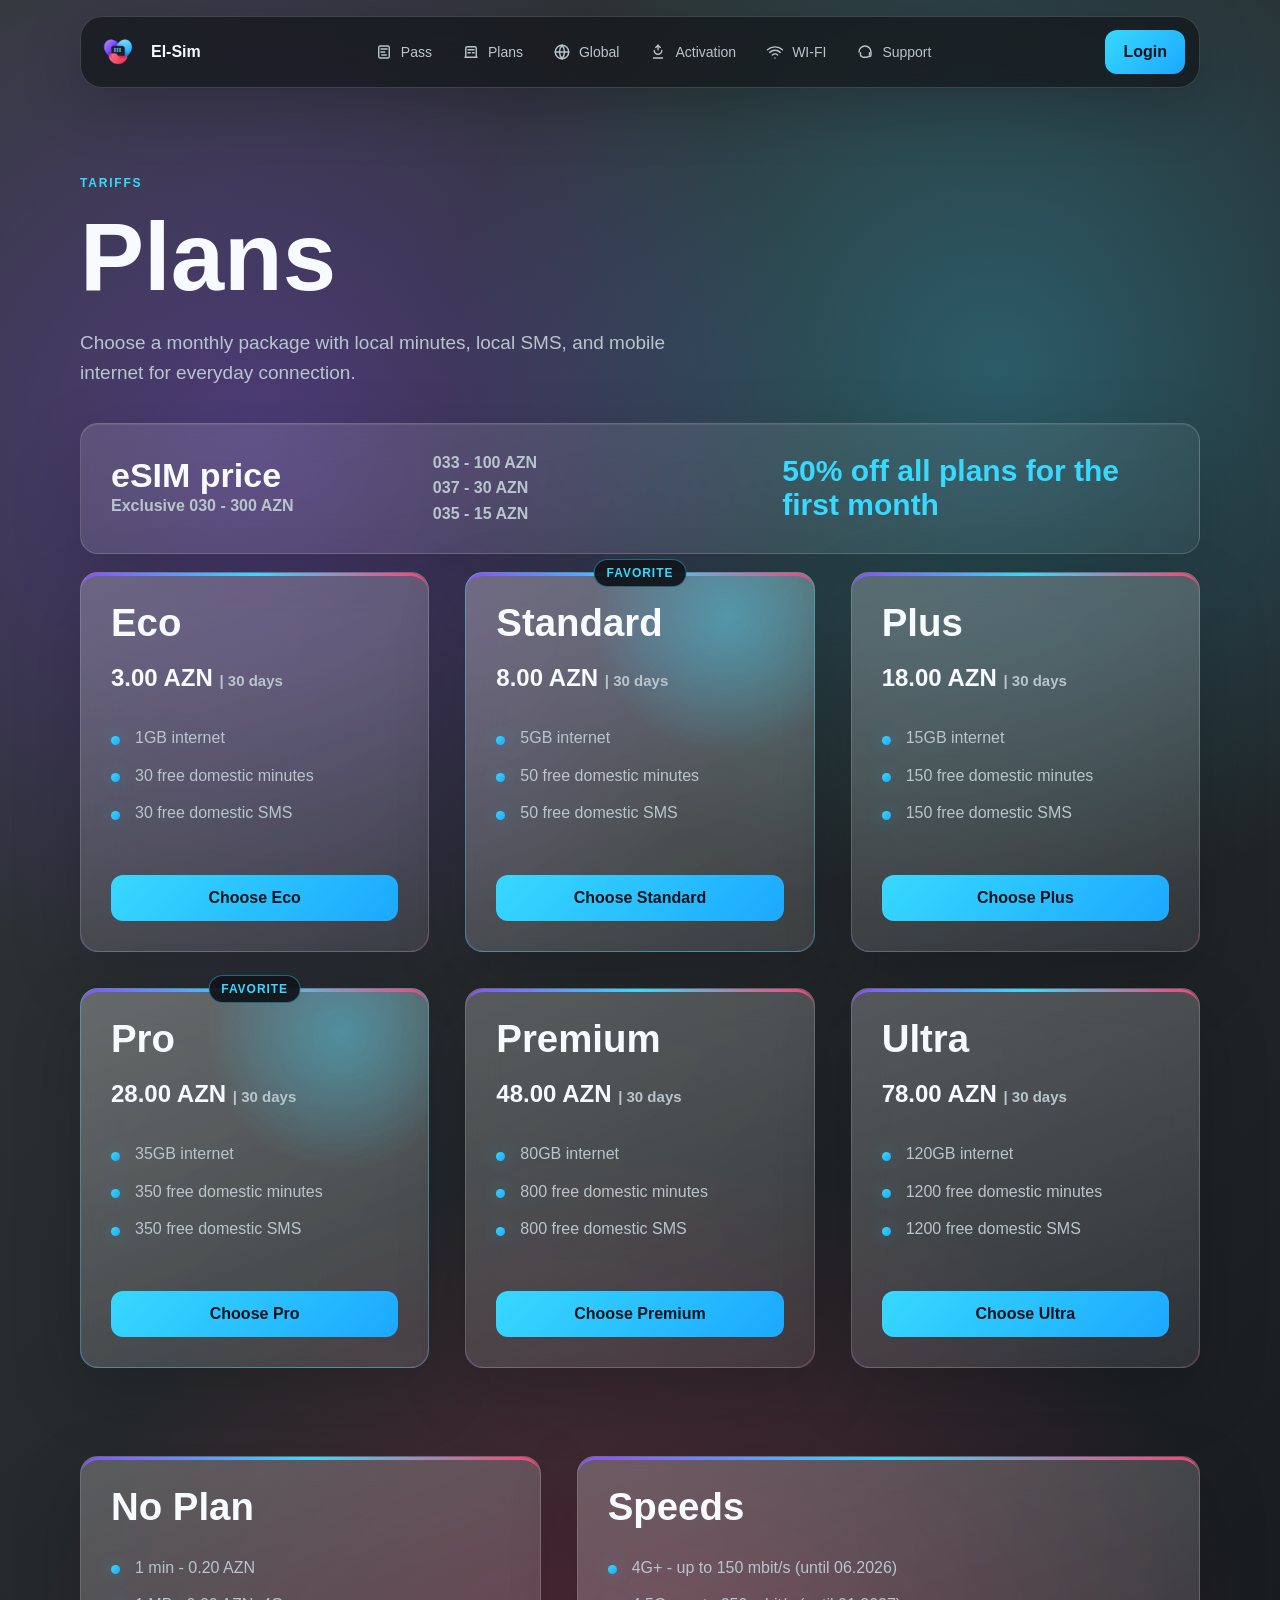
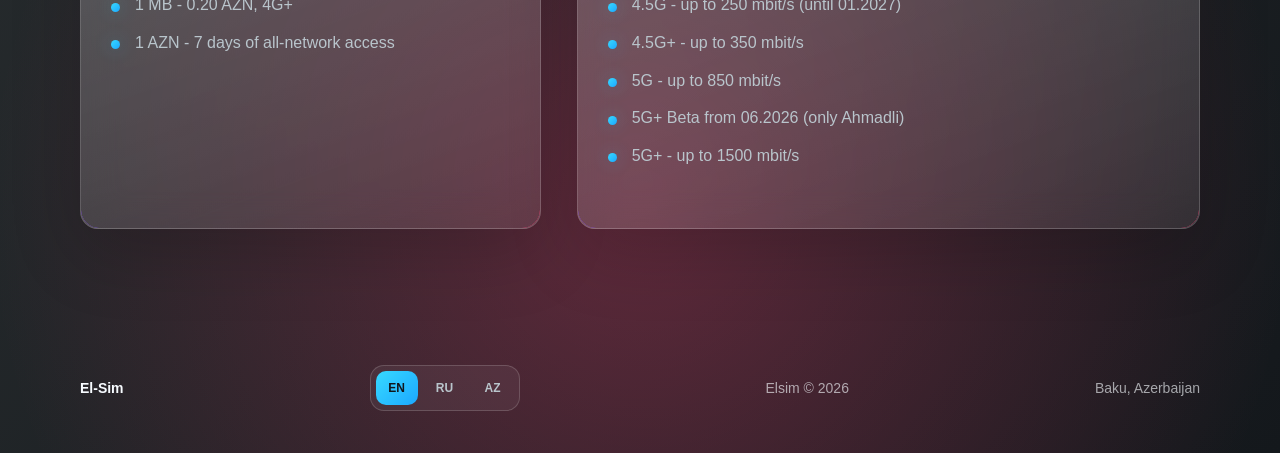
<file: plans.html>
<!DOCTYPE html>
<html lang="en">

<head>
  <meta charset="UTF-8">
  <meta name="viewport" content="width=device-width, initial-scale=1.0">
  <title>Plans - El-Sim</title>
  <link rel="icon" type="image/png" href="./Assets/Image/Logo/El-Sim_Favicon_Large.png">
  <link rel="apple-touch-icon" href="./Assets/Image/Logo/El-Sim_Favicon_Large.png">
  <link
    href="https://fonts.googleapis.com/css2?family=Syne:wght@600;700;800&family=DM+Sans:wght@400;500;700&display=swap"
    rel="stylesheet">
  <link rel="stylesheet" href="./Assets/Style/main-style.css">
  <link rel="stylesheet" href="./Assets/Style/main-responsive.css">
  <script defer src="./Assets/Script/main-script.js"></script>
  <script defer src="./Assets/Script/lang.js"></script>
</head>

<body>
  <header class="site-header">
    <a class="brand" href="./index.html" aria-label="El-Sim">
      <img src="./Assets/Image/Logo/El-Sim_Logo_Icon.png" alt="El-Sim">
      <span>El-Sim</span>
    </a>

    <button class="menu-toggle" type="button" aria-label="Open menu" aria-expanded="false"
      aria-controls="main-navigation">
      <span></span>
      <span></span>
      <span></span>
    </button>

    <nav class="nav-links" id="main-navigation" aria-label="Main navigation">
      <a href="./pass.html" aria-label="Pass">
        <svg viewBox="0 0 24 24" aria-hidden="true">
          <path d="M7 4h10a2 2 0 0 1 2 2v12a2 2 0 0 1-2 2H7a2 2 0 0 1-2-2V6a2 2 0 0 1 2-2Z"></path>
          <path d="M8 8h8"></path>
          <path d="M8 12h5"></path>
          <path d="M9 16h6"></path>
        </svg>
        <span>Pass</span>
      </a>
      <a href="./plans.html" aria-label="Plans">
        <svg viewBox="0 0 24 24" aria-hidden="true">
          <path d="M5 19V7a2 2 0 0 1 2-2h10a2 2 0 0 1 2 2v12"></path>
          <path d="M4 19h16"></path>
          <path d="M8 9h8"></path>
          <path d="M8 13h3"></path>
          <path d="M14 13h2"></path>
        </svg>
        <span>Plans</span>
      </a>
      <a href="./global.html" aria-label="Global">
        <svg viewBox="0 0 24 24" aria-hidden="true">
          <circle cx="12" cy="12" r="9"></circle>
          <path d="M3 12h18"></path>
          <path d="M12 3a14 14 0 0 1 0 18"></path>
          <path d="M12 3a14 14 0 0 0 0 18"></path>
        </svg>
        <span>Global</span>
      </a>
      <a href="./index.html#steps" aria-label="Activation">
        <svg viewBox="0 0 24 24" aria-hidden="true">
          <path d="M12 3v6"></path>
          <path d="m9 6 3-3 3 3"></path>
          <path d="M7 10a5 5 0 1 0 10 0"></path>
          <path d="M6 20h12"></path>
        </svg>
        <span>Activation</span>
      </a>
      <a href="./wifi.html" aria-label="WI-FI">
        <svg viewBox="0 0 24 24" aria-hidden="true">
          <path d="M5 12.5a10 10 0 0 1 14 0"></path>
          <path d="M8.5 16a5 5 0 0 1 7 0"></path>
          <path d="M12 20h.01"></path>
          <path d="M2 9a15 15 0 0 1 20 0"></path>
        </svg>
        <span>WI-FI</span>
      </a>
      <a href="./index.html#support" aria-label="Support">
        <svg viewBox="0 0 24 24" aria-hidden="true">
          <path d="M4 12a8 8 0 0 1 16 0v4a2 2 0 0 1-2 2h-2"></path>
          <path d="M6 13v3a2 2 0 0 0 2 2"></path>
          <path d="M18 13v3"></path>
          <path d="M9 19h6"></path>
        </svg>
        <span>Support</span>
      </a>
    </nav>

    <a class="header-action" href="./login.html">Login</a>
  </header>

  <main>
    <section class="pass-hero" aria-labelledby="plans-title">
      <p class="eyebrow">tariffs</p>
      <h1 id="plans-title">Plans</h1>
      <p>Choose a monthly package with local minutes, local SMS, and mobile internet for everyday connection.</p>
    </section>

    <section class="tariff-note" aria-label="eSIM prices and discount">
      <div>
        <h2>eSIM price</h2>
        <p>Exclusive 030 - 300 AZN</p>
      </div>
      <div>
        <p>033 - 100 AZN</p>
        <p>037 - 30 AZN</p>
        <p>035 - 15 AZN</p>
      </div>
      <strong>50% off all plans for the first month</strong>
    </section>

    <section class="tariff-grid" aria-label="Tariff packages">
      <article class="pass-card tariff-card">
        <div>
          <h2>Eco</h2>
          <p class="pass-price">3.00 AZN <span>| 30 days</span></p>
        </div>
        <ul>
          <li>1GB internet</li>
          <li>30 free domestic minutes</li>
          <li>30 free domestic SMS</li>
        </ul>
        <a class="plan-link" href="#">Choose Eco</a>
      </article>

      <article class="pass-card tariff-card is-featured">
        <span class="favorite-badge">Favorite</span>
        <div>
          <h2>Standard</h2>
          <p class="pass-price">8.00 AZN <span>| 30 days</span></p>
        </div>
        <ul>
          <li>5GB internet</li>
          <li>50 free domestic minutes</li>
          <li>50 free domestic SMS</li>
        </ul>
        <a class="plan-link" href="#">Choose Standard</a>
      </article>

      <article class="pass-card tariff-card">
        <div>
          <h2>Plus</h2>
          <p class="pass-price">18.00 AZN <span>| 30 days</span></p>
        </div>
        <ul>
          <li>15GB internet</li>
          <li>150 free domestic minutes</li>
          <li>150 free domestic SMS</li>
        </ul>
        <a class="plan-link" href="#">Choose Plus</a>
      </article>

      <article class="pass-card tariff-card is-featured">
        <span class="favorite-badge">Favorite</span>
        <div>
          <h2>Pro</h2>
          <p class="pass-price">28.00 AZN <span>| 30 days</span></p>
        </div>
        <ul>
          <li>35GB internet</li>
          <li>350 free domestic minutes</li>
          <li>350 free domestic SMS</li>
        </ul>
        <a class="plan-link" href="#">Choose Pro</a>
      </article>

      <article class="pass-card tariff-card">
        <div>
          <h2>Premium</h2>
          <p class="pass-price">48.00 AZN <span>| 30 days</span></p>
        </div>
        <ul>
          <li>80GB internet</li>
          <li>800 free domestic minutes</li>
          <li>800 free domestic SMS</li>
        </ul>
        <a class="plan-link" href="#">Choose Premium</a>
      </article>

      <article class="pass-card tariff-card">
        <div>
          <h2>Ultra</h2>
          <p class="pass-price">78.00 AZN <span>| 30 days</span></p>
        </div>
        <ul>
          <li>120GB internet</li>
          <li>1200 free domestic minutes</li>
          <li>1200 free domestic SMS</li>
        </ul>
        <a class="plan-link" href="#">Choose Ultra</a>
      </article>
    </section>

    <section class="tariff-details" aria-label="Pay as you go and speeds">
      <article class="pass-card tariff-info-card">
        <h2>No Plan</h2>
        <ul>
          <li>1 min - 0.20 AZN</li>
          <li>1 MB - 0.20 AZN, 4G+</li>
          <li>1 AZN - 7 days of all-network access</li>
        </ul>
      </article>

      <article class="pass-card tariff-info-card">
        <h2>Speeds</h2>
        <ul>
          <li>4G+ - up to 150 mbit/s (until 06.2026)</li>
          <li>4.5G - up to 250 mbit/s (until 01.2027)</li>
          <li>4.5G+ - up to 350 mbit/s</li>
          <li>5G - up to 850 mbit/s</li>
          <li>5G+ Beta from 06.2026 (only Ahmadli)</li>
          <li>5G+ - up to 1500 mbit/s</li>
        </ul>
      </article>
    </section>
  </main>

  <footer class="site-footer">
    <span>El-Sim</span>
    <div class="language-switch" aria-label="Language">
      <button type="button" data-lang-button="en">EN</button>
      <button type="button" data-lang-button="ru">RU</button>
      <button type="button" data-lang-button="az">AZ</button>
    </div>
    <span>Elsim &copy; 2026</span>
    <span>Baku, Azerbaijan</span>
  </footer>
</body>

</html>
</file>
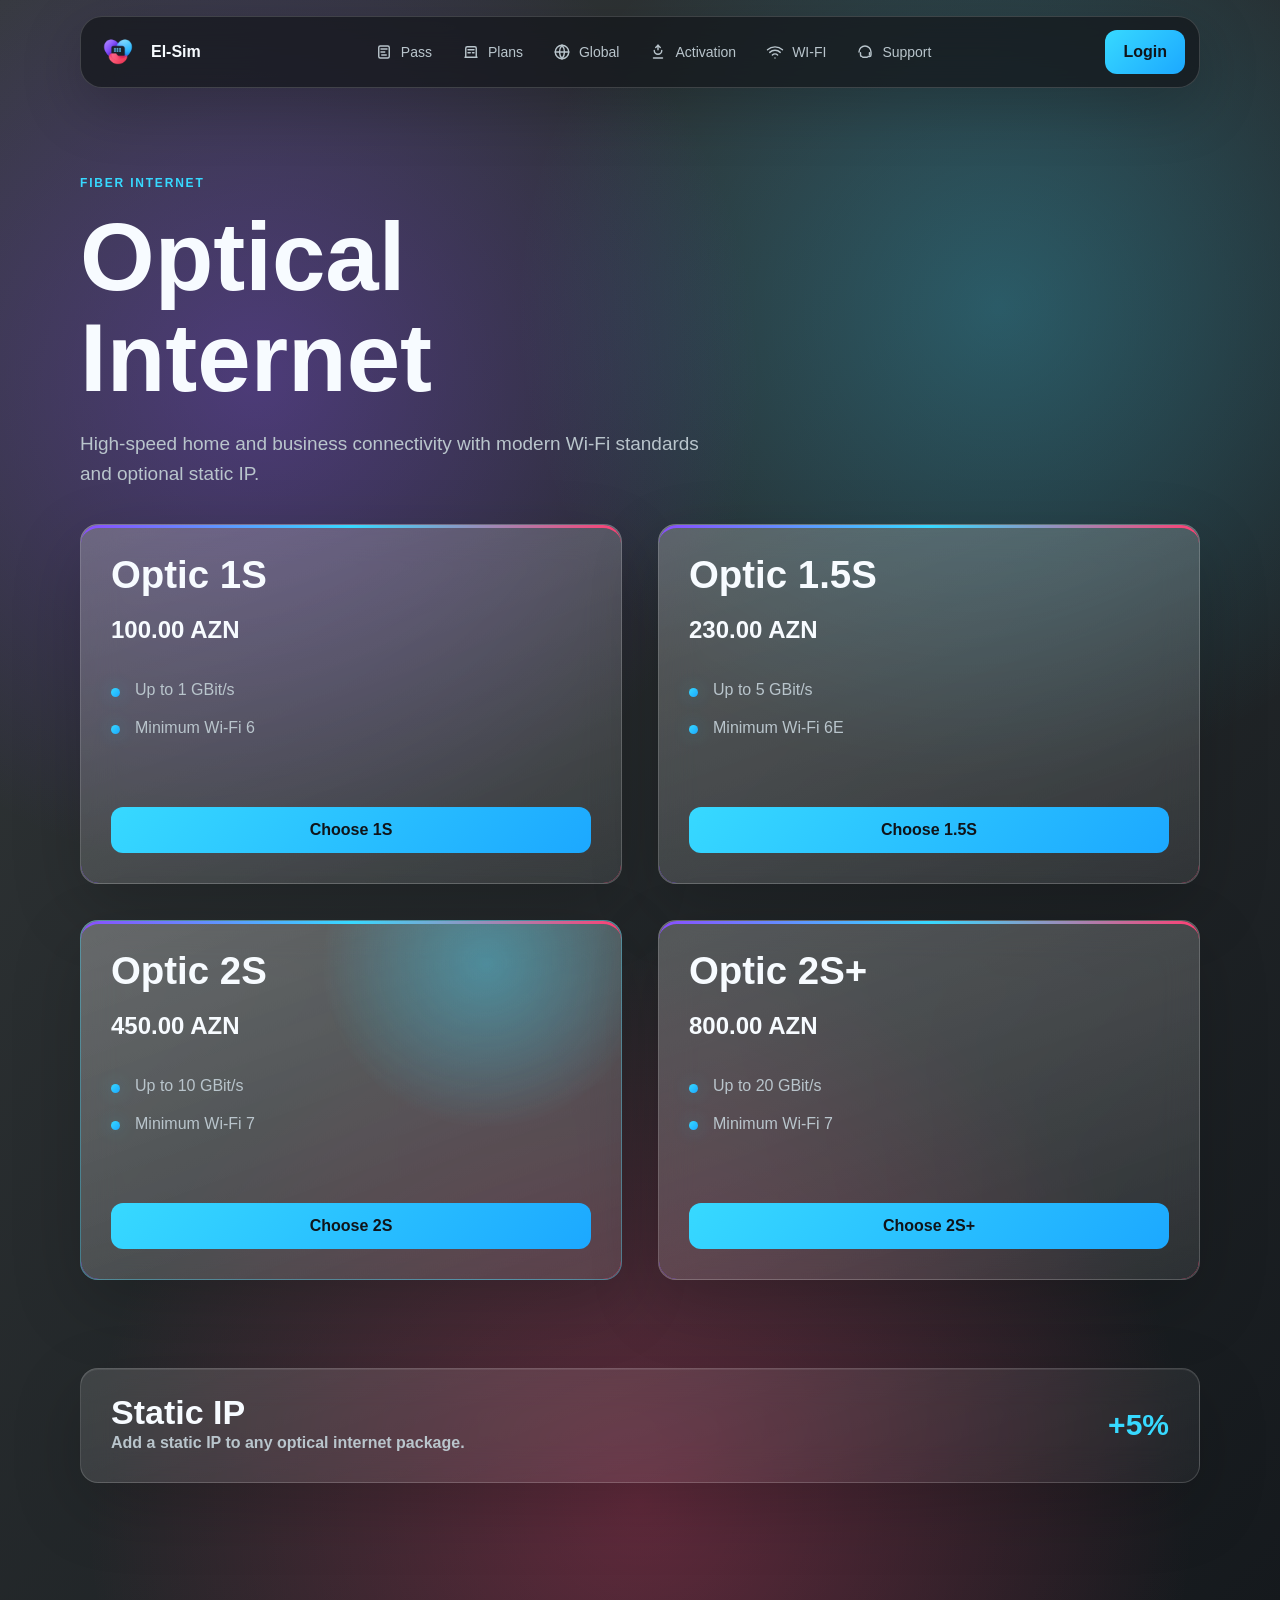
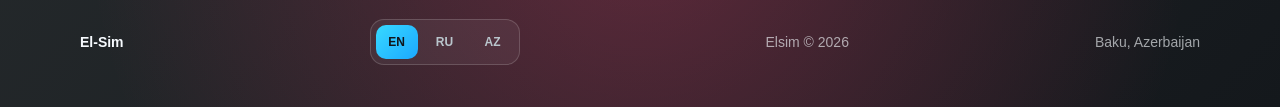
<file: wifi.html>
<!DOCTYPE html>
<html lang="en">

<head>
  <meta charset="UTF-8">
  <meta name="viewport" content="width=device-width, initial-scale=1.0">
  <title>Wi-Fi - El-Sim</title>
  <link rel="icon" type="image/png" href="./Assets/Image/Logo/El-Sim_Favicon_Large.png">
  <link rel="apple-touch-icon" href="./Assets/Image/Logo/El-Sim_Favicon_Large.png">
  <link
    href="https://fonts.googleapis.com/css2?family=Syne:wght@600;700;800&family=DM+Sans:wght@400;500;700&display=swap"
    rel="stylesheet">
  <link rel="stylesheet" href="./Assets/Style/main-style.css">
  <link rel="stylesheet" href="./Assets/Style/main-responsive.css">
  <script defer src="./Assets/Script/main-script.js"></script>
  <script defer src="./Assets/Script/lang.js"></script>
</head>

<body>
  <header class="site-header">
    <a class="brand" href="./index.html" aria-label="El-Sim">
      <img src="./Assets/Image/Logo/El-Sim_Logo_Icon.png" alt="El-Sim">
      <span>El-Sim</span>
    </a>

    <button class="menu-toggle" type="button" aria-label="Open menu" aria-expanded="false"
      aria-controls="main-navigation">
      <span></span>
      <span></span>
      <span></span>
    </button>

    <nav class="nav-links" id="main-navigation" aria-label="Main navigation">
      <a href="./pass.html" aria-label="Pass">
        <svg viewBox="0 0 24 24" aria-hidden="true">
          <path d="M7 4h10a2 2 0 0 1 2 2v12a2 2 0 0 1-2 2H7a2 2 0 0 1-2-2V6a2 2 0 0 1 2-2Z"></path>
          <path d="M8 8h8"></path>
          <path d="M8 12h5"></path>
          <path d="M9 16h6"></path>
        </svg>
        <span>Pass</span>
      </a>
      <a href="./plans.html" aria-label="Plans">
        <svg viewBox="0 0 24 24" aria-hidden="true">
          <path d="M5 19V7a2 2 0 0 1 2-2h10a2 2 0 0 1 2 2v12"></path>
          <path d="M4 19h16"></path>
          <path d="M8 9h8"></path>
          <path d="M8 13h3"></path>
          <path d="M14 13h2"></path>
        </svg>
        <span>Plans</span>
      </a>
      <a href="./global.html" aria-label="Global">
        <svg viewBox="0 0 24 24" aria-hidden="true">
          <circle cx="12" cy="12" r="9"></circle>
          <path d="M3 12h18"></path>
          <path d="M12 3a14 14 0 0 1 0 18"></path>
          <path d="M12 3a14 14 0 0 0 0 18"></path>
        </svg>
        <span>Global</span>
      </a>
      <a href="./index.html#steps" aria-label="Activation">
        <svg viewBox="0 0 24 24" aria-hidden="true">
          <path d="M12 3v6"></path>
          <path d="m9 6 3-3 3 3"></path>
          <path d="M7 10a5 5 0 1 0 10 0"></path>
          <path d="M6 20h12"></path>
        </svg>
        <span>Activation</span>
      </a>
      <a href="./wifi.html" aria-label="WI-FI">
        <svg viewBox="0 0 24 24" aria-hidden="true">
          <path d="M5 12.5a10 10 0 0 1 14 0"></path>
          <path d="M8.5 16a5 5 0 0 1 7 0"></path>
          <path d="M12 20h.01"></path>
          <path d="M2 9a15 15 0 0 1 20 0"></path>
        </svg>
        <span>WI-FI</span>
      </a>
      <a href="./index.html#support" aria-label="Support">
        <svg viewBox="0 0 24 24" aria-hidden="true">
          <path d="M4 12a8 8 0 0 1 16 0v4a2 2 0 0 1-2 2h-2"></path>
          <path d="M6 13v3a2 2 0 0 0 2 2"></path>
          <path d="M18 13v3"></path>
          <path d="M9 19h6"></path>
        </svg>
        <span>Support</span>
      </a>
    </nav>

    <a class="header-action" href="./login.html">Login</a>
  </header>

  <main>
    <section class="pass-hero" aria-labelledby="wifi-title">
      <p class="eyebrow">fiber internet</p>
      <h1 id="wifi-title">Optical Internet</h1>
      <p>High-speed home and business connectivity with modern Wi-Fi standards and optional static IP.</p>
    </section>

    <section class="wifi-grid" aria-label="Optical internet packages">
      <article class="pass-card wifi-card">
        <div>
          <h2>Optic 1S</h2>
          <p class="pass-price">100.00 AZN</p>
        </div>
        <ul>
          <li>Up to 1 GBit/s</li>
          <li>Minimum Wi-Fi 6</li>
        </ul>
        <a class="plan-link" href="#">Choose 1S</a>
      </article>

      <article class="pass-card wifi-card">
        <div>
          <h2>Optic 1.5S</h2>
          <p class="pass-price">230.00 AZN</p>
        </div>
        <ul>
          <li>Up to 5 GBit/s</li>
          <li>Minimum Wi-Fi 6E</li>
        </ul>
        <a class="plan-link" href="#">Choose 1.5S</a>
      </article>

      <article class="pass-card wifi-card is-featured">
        <div>
          <h2>Optic 2S</h2>
          <p class="pass-price">450.00 AZN</p>
        </div>
        <ul>
          <li>Up to 10 GBit/s</li>
          <li>Minimum Wi-Fi 7</li>
        </ul>
        <a class="plan-link" href="#">Choose 2S</a>
      </article>

      <article class="pass-card wifi-card">
        <div>
          <h2>Optic 2S+</h2>
          <p class="pass-price">800.00 AZN</p>
        </div>
        <ul>
          <li>Up to 20 GBit/s</li>
          <li>Minimum Wi-Fi 7</li>
        </ul>
        <a class="plan-link" href="#">Choose 2S+</a>
      </article>
    </section>

    <section class="tariff-note wifi-note" aria-label="Static IP">
      <div>
        <h2>Static IP</h2>
        <p>Add a static IP to any optical internet package.</p>
      </div>
      <strong>+5%</strong>
    </section>
  </main>

  <footer class="site-footer">
    <span>El-Sim</span>
    <div class="language-switch" aria-label="Language">
      <button type="button" data-lang-button="en">EN</button>
      <button type="button" data-lang-button="ru">RU</button>
      <button type="button" data-lang-button="az">AZ</button>
    </div>
    <span>Elsim &copy; 2026</span>
    <span>Baku, Azerbaijan</span>
  </footer>
</body>

</html>
</file>
<file: Assets/Style/main-style.css>
* {
    box-sizing: border-box;
    margin: 0;
    padding: 0;
    -webkit-tap-highlight-color: transparent;
}

:root {
    --bg: #292f32;
    --bg-deep: #14181c;
    --panel: rgba(255, 255, 255, 0.08);
    --panel-strong: rgba(255, 255, 255, 0.13);
    --line: rgba(255, 255, 255, 0.16);
    --text: #f7fbff;
    --muted: #b9c5cc;
    --cyan: #37d9ff;
    --blue: #1ca8ff;
    --violet: #8a4dff;
    --pink: #ff3f73;
    --coral: #ff5367;
    --radius: 18px;
    --font-head: "Segoe UI", Arial, sans-serif;
    --font-body: "Segoe UI", Arial, sans-serif;
}

html {
    scroll-behavior: smooth;
    scrollbar-color: rgba(55, 217, 255, 0.72) rgba(20, 24, 28, 0.78);
    scrollbar-width: thin;
}

body {
    min-height: 100vh;
    color: var(--text);
    font-family: var(--font-body);
    font-size: 16px;
    line-height: 1.6;
    background:
        radial-gradient(circle at 20% 22%, rgba(138, 77, 255, 0.34), transparent 30%),
        radial-gradient(circle at 78% 18%, rgba(55, 217, 255, 0.28), transparent 28%),
        radial-gradient(circle at 50% 88%, rgba(255, 63, 115, 0.3), transparent 34%),
        linear-gradient(135deg, #34393a 0%, var(--bg-deep) 100%);
    overflow-x: hidden;
    background-color: black;
}

body::-webkit-scrollbar {
    width: 12px;
}

body::-webkit-scrollbar-track {
    background:
        linear-gradient(180deg, rgba(20, 24, 28, 0.96), rgba(41, 47, 50, 0.96));
}

body::-webkit-scrollbar-thumb {
    border: 3px solid rgba(20, 24, 28, 0.96);
    border-radius: 999px;
    background: linear-gradient(180deg, var(--cyan), var(--blue), var(--pink));
}

body::-webkit-scrollbar-thumb:hover {
    background: linear-gradient(180deg, #73e8ff, var(--blue), #ff6f94);
}

a {
    color: inherit;
    text-decoration: none;
}

.site-header,
.top-slider,
.hero,
.pass-hero,
.pass-grid,
.tariff-grid,
.tariff-note,
.tariff-details,
.wifi-grid,
.global-grid,
.section,
.device-strip,
.support,
.auth-shell,
.site-footer {
    width: min(1120px, calc(100% - 40px));
    margin-inline: auto;
}

.site-header {
    position: sticky;
    top: 16px;
    z-index: 10;
    display: flex;
    align-items: center;
    justify-content: space-between;
    gap: 24px;
    margin-top: 16px;
    padding: 12px 14px;
    border: 1px solid var(--line);
    border-radius: 22px;
    background: rgba(18, 22, 26, 0.72);
    backdrop-filter: blur(18px);
    box-shadow: 0 18px 60px rgba(0, 0, 0, 0.22);
}

.brand {
    display: inline-flex;
    align-items: center;
    gap: 10px;
    font-family: var(--font-head);
    font-weight: 800;
    letter-spacing: 0;
}

.brand img {
    width: 46px;
    height: 46px;
    border-radius: 14px;
    object-fit: cover;
}

.menu-toggle {
    display: none;
    width: 44px;
    height: 44px;
    flex: 0 0 auto;
    align-items: center;
    justify-content: center;
    gap: 5px;
    border: 1px solid var(--line);
    border-radius: 12px;
    color: var(--text);
    background: rgba(255, 255, 255, 0.06);
    cursor: pointer;
}

.menu-toggle span {
    display: block;
    width: 18px;
    height: 2px;
    border-radius: 999px;
    background: currentColor;
    transition: transform 0.2s ease, opacity 0.2s ease;
}

.site-header.is-menu-open .menu-toggle span:nth-child(1) {
    transform: translateY(7px) rotate(45deg);
}

.site-header.is-menu-open .menu-toggle span:nth-child(2) {
    opacity: 0;
}

.site-header.is-menu-open .menu-toggle span:nth-child(3) {
    transform: translateY(-7px) rotate(-45deg);
}

.nav-links {
    display: flex;
    align-items: center;
    gap: 8px;
    color: var(--muted);
    font-size: 14px;
}

.nav-links a {
    display: inline-flex;
    align-items: center;
    gap: 8px;
    min-height: 38px;
    padding: 0 10px;
    border: 1px solid transparent;
    border-radius: 12px;
    transition: color 0.2s ease, border-color 0.2s ease, background 0.2s ease;
}

.nav-links svg {
    width: 18px;
    height: 18px;
    flex: 0 0 auto;
    fill: none;
    stroke: currentColor;
    stroke-width: 1.9;
    stroke-linecap: round;
    stroke-linejoin: round;
}

.nav-links a:hover {
    color: var(--text);
    border-color: rgba(255, 255, 255, 0.14);
    background: rgba(255, 255, 255, 0.07);
}

.header-action,
.button,
.plan-link {
    display: inline-flex;
    align-items: center;
    justify-content: center;
    min-height: 44px;
    border-radius: 12px;
    font-family: var(--font-head);
    font-weight: 700;
    letter-spacing: 0;
}

.header-action {
    padding: 0 18px;
    color: #11151a;
    background: linear-gradient(135deg, var(--cyan), var(--blue));
}

.top-slider {
    position: relative;
    overflow: hidden;
    margin-top: 42px;
    border: 1px solid var(--line);
    border-radius: 28px;
    background: rgba(18, 22, 26, 0.62);
    box-shadow: 0 30px 90px rgba(0, 0, 0, 0.26);
    cursor: grab;
    touch-action: pan-y;
    user-select: none;
}

.top-slider.is-dragging {
    cursor: grabbing;
}

.top-slider::before {
    content: none;
}

.top-slider::after {
    content: "";
    position: absolute;
    inset: auto 28px 28px;
    z-index: 3;
    height: 1px;
    background: linear-gradient(90deg, var(--violet), var(--cyan), var(--pink));
    opacity: 0.68;
}

.slider-track {
    display: flex;
    transition: transform 0.7s cubic-bezier(0.76, 0, 0.24, 1);
}

.top-slider.is-dragging .slider-track {
    transition: none;
}

.top-slider[data-active="0"] .slider-track {
    transform: translateX(0);
}

.top-slider[data-active="1"] .slider-track {
    transform: translateX(-100%);
}

.top-slider[data-active="2"] .slider-track {
    transform: translateX(-200%);
}

.slider-slide {
    position: relative;
    min-width: 100%;
    min-height: 430px;
}

.slider-slide img {
    position: absolute;
    inset: 0;
    width: 100%;
    height: 100%;
    object-fit: cover;
    pointer-events: none;
    user-select: none;
    -webkit-user-drag: none;
}

.slider-content {
    position: relative;
    z-index: 3;
    max-width: 520px;
    padding: 86px 64px 72px;
    text-shadow: 0 3px 24px rgba(0, 0, 0, 0.42);
}

.slider-content span {
    display: inline-flex;
    margin-bottom: 14px;
    color: var(--cyan);
    font-size: 12px;
    font-weight: 800;
    letter-spacing: 1.8px;
    text-transform: uppercase;
}

.slider-content h2 {
    max-width: 500px;
    font-size: clamp(36px, 5vw, 64px);
}

.slider-content p {
    max-width: 440px;
    margin-top: 18px;
    color: var(--muted);
    font-size: 18px;
}

.slider-dots {
    position: absolute;
    right: 34px;
    bottom: 44px;
    z-index: 4;
    display: flex;
    gap: 10px;
}

.slider-dots span {
    width: 34px;
    height: 4px;
    overflow: hidden;
    border-radius: 999px;
    background: rgba(255, 255, 255, 0.22);
}

.slider-dots span::before {
    content: "";
    display: block;
    width: 100%;
    height: 100%;
    border-radius: inherit;
    background: linear-gradient(90deg, var(--cyan), var(--pink));
    transform: scaleX(0);
    transform-origin: left;
}

.top-slider.is-running .slider-dots span.is-active::before {
    animation: sliderProgress 5s linear forwards;
}

@keyframes sliderProgress {
    0% {
        transform: scaleX(0);
    }

    100% {
        transform: scaleX(1);
    }
}

.hero {
    display: grid;
    grid-template-columns: minmax(0, 1fr) minmax(320px, 440px);
    gap: 58px;
    align-items: center;
    padding: 74px 0 58px;
}

.eyebrow {
    margin-bottom: 14px;
    color: var(--cyan);
    font-size: 12px;
    font-weight: 700;
    letter-spacing: 1.8px;
    text-transform: uppercase;
}

h1,
h2,
h3 {
    font-family: var(--font-head);
    line-height: 1.05;
    letter-spacing: 0;
}

h1 {
    max-width: 660px;
    font-size: clamp(46px, 7vw, 82px);
    font-weight: 800;
}

h2 {
    font-size: clamp(32px, 4vw, 48px);
    font-weight: 800;
}

h3 {
    font-size: 20px;
    font-weight: 800;
}

.hero-text {
    max-width: 560px;
    margin-top: 22px;
    color: var(--muted);
    font-size: 19px;
}

.hero-actions {
    display: flex;
    flex-wrap: wrap;
    gap: 12px;
    margin-top: 34px;
}

.button {
    padding: 0 24px;
    border: 1px solid transparent;
}

.button-primary {
    color: #11151a;
    background: linear-gradient(135deg, var(--cyan), var(--blue));
}

.button-secondary {
    color: var(--text);
    border-color: var(--line);
    background: rgba(255, 255, 255, 0.06);
}

.hero-stats {
    display: grid;
    grid-template-columns: repeat(3, 1fr);
    gap: 14px;
    max-width: 520px;
    margin-top: 44px;
}

.hero-stats div,
.info-card,
.plan-card,
.support {
    border: 1px solid var(--line);
    background: linear-gradient(160deg, var(--panel-strong), rgba(255, 255, 255, 0.045));
    box-shadow: inset 0 1px 0 rgba(255, 255, 255, 0.08), 0 24px 70px rgba(0, 0, 0, 0.18);
    backdrop-filter: blur(18px);
}

.hero-stats div {
    min-height: 96px;
    padding: 18px;
    border-radius: 16px;
}

.hero-stats strong {
    display: block;
    font-family: var(--font-head);
    font-size: 26px;
    line-height: 1;
}

.hero-stats span {
    display: block;
    margin-top: 8px;
    color: var(--muted);
    font-size: 14px;
}

.hero-visual {
    position: relative;
    min-height: 520px;
    display: grid;
    place-items: center;
}

.hero-visual::before,
.hero-visual::after {
    content: "";
    position: absolute;
    border-radius: 999px;
    filter: blur(6px);
}

.hero-visual::before {
    width: 370px;
    height: 370px;
    background: linear-gradient(135deg, rgba(138, 77, 255, 0.34), rgba(55, 217, 255, 0.28));
}

.hero-visual::after {
    bottom: 54px;
    width: 360px;
    height: 150px;
    background: rgba(255, 63, 115, 0.36);
}

.logo-orbit {
    position: relative;
    z-index: 1;
    width: min(100%, 420px);
    aspect-ratio: 1;
    display: grid;
    place-items: center;
    border: 1px solid rgba(255, 255, 255, 0.14);
    border-radius: 48px;
    background: rgba(255, 255, 255, 0.06);
    backdrop-filter: blur(16px);
    box-shadow: 0 36px 90px rgba(0, 0, 0, 0.28);
}

.logo-orbit img {
    width: 82%;
    height: 82%;
    object-fit: contain;
    filter: drop-shadow(0 22px 38px rgba(0, 0, 0, 0.18));
}

.float-card {
    position: absolute;
    z-index: 2;
    display: grid;
    gap: 4px;
    min-width: 162px;
    padding: 16px;
    border: 1px solid var(--line);
    border-radius: 18px;
    background: rgba(23, 29, 34, 0.76);
    backdrop-filter: blur(18px);
    box-shadow: 0 20px 50px rgba(0, 0, 0, 0.22);
}

.float-card span {
    color: var(--cyan);
    font-size: 12px;
    font-weight: 800;
    letter-spacing: 1.4px;
}

.float-card b {
    font-family: var(--font-head);
    font-size: 16px;
}

.float-card-top {
    top: 58px;
    right: 4px;
}

.float-card-bottom {
    left: 4px;
    bottom: 70px;
}

.hero-visual.is-in-view::before {
    animation: visualGlow 7s ease-in-out infinite;
}

.hero-visual.is-in-view::after {
    animation: visualPulse 6s ease-in-out infinite;
}

.hero-visual.is-in-view .logo-orbit {
    animation: orbitFloat 6s ease-in-out infinite;
}

.hero-visual.is-in-view .logo-orbit img {
    animation: logoBreath 5s ease-in-out infinite;
}

.hero-visual.is-in-view .float-card {
    animation: cardFloat 4.8s ease-in-out infinite;
}

.hero-visual.is-in-view .float-card-top {
    animation-delay: -1.1s;
}

.hero-visual.is-in-view .float-card-bottom {
    animation-delay: -2.4s;
}

@keyframes orbitFloat {

    0%,
    100% {
        transform: translateY(0);
        box-shadow: 0 36px 90px rgba(0, 0, 0, 0.28);
    }

    50% {
        transform: translateY(-12px);
        box-shadow: 0 46px 110px rgba(0, 0, 0, 0.34);
    }
}

@keyframes logoBreath {

    0%,
    100% {
        transform: scale(1) rotate(0deg);
        filter: drop-shadow(0 22px 38px rgba(0, 0, 0, 0.18));
    }

    50% {
        transform: scale(1.035) rotate(1.2deg);
        filter: drop-shadow(0 28px 48px rgba(55, 217, 255, 0.22));
    }
}

@keyframes cardFloat {

    0%,
    100% {
        transform: translateY(0);
    }

    50% {
        transform: translateY(-10px);
    }
}

@keyframes visualGlow {

    0%,
    100% {
        opacity: 0.9;
        transform: scale(1);
    }

    50% {
        opacity: 1;
        transform: scale(1.08);
    }
}

@keyframes visualPulse {

    0%,
    100% {
        opacity: 0.7;
        transform: scaleX(1);
    }

    50% {
        opacity: 1;
        transform: scaleX(1.12);
    }
}

.device-strip {
    display: flex;
    flex-wrap: wrap;
    justify-content: center;
    gap: 14px;
    padding: 18px;
    border: 1px solid var(--line);
    border-radius: 20px;
    background: rgba(255, 255, 255, 0.055);
}

.device-strip span {
    color: var(--muted);
    font-size: 14px;
    font-weight: 700;
}

.section {
    padding: 88px 0 0;
}

.section-head {
    max-width: 620px;
    margin-bottom: 28px;
}

.steps-grid,
.plans-grid {
    display: grid;
    gap: 36px;
}

.steps-grid {
    grid-template-columns: repeat(3, 1fr);
}

.plans-grid {
    grid-template-columns: repeat(3, 1fr);
}

.info-card,
.plan-card {
    position: relative;
    overflow: hidden;
    min-height: 210px;
    padding: 28px;
    border-radius: var(--radius);
}

.info-card::before,
.plan-card::before {
    content: "";
    position: absolute;
    inset: 0 0 auto;
    height: 3px;
    background: linear-gradient(90deg, var(--violet), var(--cyan), var(--pink));
}

.card-number {
    display: block;
    margin-bottom: 40px;
    color: rgba(255, 255, 255, 0.2);
    font-family: var(--font-head);
    font-size: 42px;
    font-weight: 800;
    line-height: 1;
}

.info-card p,
.plan-card p,
.support p {
    margin-top: 12px;
    color: var(--muted);
}

.plan-card {
    min-height: 280px;
    display: flex;
    flex-direction: column;
}

.plan-card.is-featured {
    background:
        radial-gradient(circle at 75% 12%, rgba(55, 217, 255, 0.22), transparent 32%),
        linear-gradient(160deg, rgba(255, 255, 255, 0.16), rgba(255, 255, 255, 0.06));
    border-color: rgba(55, 217, 255, 0.36);
}

.price {
    margin-top: 28px;
    font-weight: 700;
    color: var(--muted);
}

.price span {
    color: var(--text);
    font-family: var(--font-head);
    font-size: 58px;
    font-weight: 800;
    line-height: 1;
}

.plan-link {
    margin-top: auto;
    min-height: 46px;
    color: #101419;
    background: linear-gradient(135deg, var(--cyan), var(--blue));
}

.support {
    display: flex;
    align-items: center;
    justify-content: space-between;
    gap: 28px;
    margin-top: 88px;
    padding: 42px;
    border-radius: 24px;
}

.support div {
    max-width: 680px;
}

.auth-shell {
    min-height: calc(100vh - 166px);
    display: grid;
    grid-template-columns: minmax(0, 0.9fr) minmax(340px, 440px);
    gap: 48px;
    align-items: center;
    padding: 72px 0 48px;
}

.auth-intro {
    max-width: 620px;
}

.auth-intro h1 {
    font-size: clamp(42px, 6vw, 72px);
}

.auth-intro p {
    max-width: 520px;
    margin-top: 20px;
    color: var(--muted);
    font-size: 18px;
}

.auth-badges {
    display: flex;
    flex-wrap: wrap;
    gap: 10px;
    margin-top: 34px;
}

.auth-badges span {
    display: inline-flex;
    align-items: center;
    min-height: 38px;
    padding: 0 14px;
    border: 1px solid var(--line);
    border-radius: 999px;
    color: var(--muted);
    background: rgba(255, 255, 255, 0.06);
    font-size: 14px;
    font-weight: 700;
}

.auth-panel {
    position: relative;
    overflow: hidden;
    padding: 24px;
    border: 1px solid var(--line);
    border-radius: 24px;
    background:
        radial-gradient(circle at 82% 10%, rgba(55, 217, 255, 0.2), transparent 34%),
        linear-gradient(160deg, var(--panel-strong), rgba(255, 255, 255, 0.045));
    box-shadow: inset 0 1px 0 rgba(255, 255, 255, 0.08), 0 30px 90px rgba(0, 0, 0, 0.24);
    backdrop-filter: blur(18px);
}

.auth-panel::before {
    content: "";
    position: absolute;
    inset: 0 0 auto;
    height: 3px;
    background: linear-gradient(90deg, var(--violet), var(--cyan), var(--pink));
}

.auth-tabs {
    display: grid;
    grid-template-columns: repeat(2, 1fr);
    gap: 8px;
    padding: 6px;
    border: 1px solid var(--line);
    border-radius: 16px;
    background: rgba(0, 0, 0, 0.12);
}

.auth-tab {
    min-height: 42px;
    border: 0;
    border-radius: 11px;
    color: var(--muted);
    background: transparent;
    font: 800 14px var(--font-head);
    cursor: pointer;
    transition: color 0.2s ease, background 0.25s ease, transform 0.2s ease;
}

.auth-tab.is-active {
    color: #11151a;
    background: linear-gradient(135deg, var(--cyan), var(--blue));
    transform: translateY(-1px);
}

.auth-form {
    display: grid;
    gap: 16px;
    max-height: 0;
    margin-top: 0;
    overflow: hidden;
    opacity: 0;
    pointer-events: none;
    transform: translateX(16px);
    transition: max-height 0.45s ease, margin-top 0.3s ease, opacity 0.28s ease, transform 0.28s ease;
}

.auth-form.is-active {
    max-height: 540px;
    margin-top: 24px;
    opacity: 1;
    pointer-events: auto;
    transform: translateX(0);
}

.auth-form[data-auth-form="login"] {
    transform: translateX(-16px);
}

.auth-form[data-auth-form="login"].is-active {
    transform: translateX(0);
}

.field {
    display: grid;
    gap: 8px;
}

.field label {
    color: var(--muted);
    font-size: 13px;
    font-weight: 800;
}

.field input {
    width: 100%;
    min-height: 50px;
    padding: 0 14px;
    border: 1px solid var(--line);
    border-radius: 14px;
    color: var(--text);
    background: rgba(13, 17, 22, 0.58);
    font: 600 16px var(--font-body);
    outline: none;
    transition: border-color 0.2s ease, box-shadow 0.2s ease;
}

.field input:focus {
    border-color: rgba(55, 217, 255, 0.68);
    box-shadow: 0 0 0 4px rgba(55, 217, 255, 0.12);
}

.field small {
    color: rgba(185, 197, 204, 0.82);
    font-size: 12px;
}

.auth-submit {
    width: 100%;
    margin-top: 6px;
    border: 0;
    cursor: pointer;
}

.auth-message {
    min-height: 24px;
    color: var(--cyan);
    font-size: 14px;
    font-weight: 700;
}

.auth-message.is-error {
    color: #ff8ca7;
}

.pass-hero {
    padding: 86px 0 34px;
}

.pass-hero h1 {
    font-size: clamp(52px, 8vw, 96px);
}

.pass-hero p:not(.eyebrow) {
    max-width: 640px;
    margin-top: 20px;
    color: var(--muted);
    font-size: 19px;
}

.pass-grid {
    display: grid;
    grid-template-columns: repeat(3, 1fr);
    gap: 36px;
    align-items: stretch;
}

.tariff-grid {
    display: grid;
    grid-template-columns: repeat(3, 1fr);
    gap: 36px;
    align-items: stretch;
}

.wifi-grid {
    display: grid;
    grid-template-columns: repeat(2, 1fr);
    gap: 36px;
    align-items: stretch;
}

.global-grid {
    display: grid;
    grid-template-columns: repeat(2, 1fr);
    gap: 36px;
    align-items: stretch;
}

.tariff-note {
    display: grid;
    grid-template-columns: 1.1fr 1.2fr 1.4fr;
    gap: 18px;
    align-items: center;
    margin-bottom: 18px;
    padding: 26px 30px;
    border: 1px solid var(--line);
    border-radius: var(--radius);
    background: linear-gradient(160deg, var(--panel-strong), rgba(255, 255, 255, 0.045));
    box-shadow: inset 0 1px 0 rgba(255, 255, 255, 0.08), 0 24px 70px rgba(0, 0, 0, 0.18);
    backdrop-filter: blur(18px);
}

.tariff-note h2 {
    font-size: clamp(24px, 3vw, 34px);
}

.tariff-note p {
    color: var(--muted);
    font-weight: 700;
}

.tariff-note strong {
    color: var(--cyan);
    font-family: var(--font-head);
    font-size: clamp(20px, 2.4vw, 30px);
    line-height: 1.15;
}

.pass-card {
    position: relative;
    overflow: visible;
    display: flex;
    flex-direction: column;
    min-height: 560px;
    padding: 30px;
    border: 1px solid var(--line);
    border-radius: var(--radius);
    background: linear-gradient(160deg, var(--panel-strong), rgba(255, 255, 255, 0.045));
    box-shadow: inset 0 1px 0 rgba(255, 255, 255, 0.08), 0 24px 70px rgba(0, 0, 0, 0.18);
    backdrop-filter: blur(18px);
}

.pass-card::after {
    content: "";
    position: absolute;
    inset: -1px;
    z-index: -1;
    border-radius: inherit;
    background: inherit;
}

.pass-card::before {
    content: "";
    position: absolute;
    inset: 0;
    height: auto;
    padding-top: 3px;
    border-radius: inherit;
    background: linear-gradient(90deg, var(--violet), var(--cyan), var(--pink));
    pointer-events: none;
    -webkit-mask: linear-gradient(#000 0 0) content-box, linear-gradient(#000 0 0);
    -webkit-mask-composite: xor;
    mask-composite: exclude;
}

.pass-card.is-featured {
    background:
        radial-gradient(circle at 75% 12%, rgba(55, 217, 255, 0.22), transparent 32%),
        linear-gradient(160deg, rgba(255, 255, 255, 0.16), rgba(255, 255, 255, 0.06));
    border-color: rgba(55, 217, 255, 0.36);
}

.favorite-badge {
    position: absolute;
    top: 0;
    left: 50%;
    z-index: 1;
    transform: translate(-50%, -50%);
    padding: 7px 12px;
    border: 1px solid rgba(55, 217, 255, 0.42);
    border-radius: 999px;
    color: var(--cyan);
    background: rgba(18, 22, 28, 0.96);
    font-size: 12px;
    font-weight: 800;
    letter-spacing: 0.08em;
    line-height: 1;
    white-space: nowrap;
    text-transform: uppercase;
}

.pass-card h2 {
    font-size: clamp(28px, 3vw, 40px);
}

.pass-price {
    margin-top: 16px;
    color: var(--text);
    font-family: var(--font-head);
    font-size: 24px;
    font-weight: 800;
}

.pass-price span {
    color: var(--muted);
    font-family: var(--font-body);
    font-size: 15px;
    font-weight: 700;
}

.pass-card ul {
    display: grid;
    gap: 12px;
    margin: 28px 0 30px;
    padding: 0;
    color: var(--muted);
    list-style: none;
}

.pass-card li {
    position: relative;
    padding-left: 24px;
}

.pass-card li::before {
    content: "";
    position: absolute;
    top: 0.65em;
    left: 0;
    width: 9px;
    height: 9px;
    border-radius: 999px;
    background: linear-gradient(135deg, var(--cyan), var(--blue));
    box-shadow: 0 0 18px rgba(55, 217, 255, 0.32);
}

.pass-card .plan-link {
    margin-top: auto;
}

.tariff-card {
    min-height: 380px;
}

.tariff-details {
    display: grid;
    grid-template-columns: minmax(0, 0.85fr) minmax(0, 1.15fr);
    gap: 36px;
    margin-top: 88px;
}

.tariff-info-card {
    min-height: 320px;
}

.wifi-card {
    min-height: 360px;
}

.global-card {
    min-height: 300px;
}

.wifi-note {
    grid-template-columns: minmax(0, 1fr) auto;
    margin-top: 88px;
    margin-bottom: 0;
}

.site-footer {
    display: flex;
    align-items: center;
    justify-content: space-between;
    gap: 18px;
    flex-wrap: wrap;
    padding: 36px 0 42px;
    color: rgba(247, 251, 255, 0.62);
    font-size: 14px;
    margin-top: 100px;
}

.site-footer span:first-child {
    color: var(--text);
    font-family: var(--font-head);
    font-weight: 800;
}

.language-switch {
    display: inline-flex;
    gap: 6px;
    padding: 5px;
    border: 1px solid var(--line);
    border-radius: 14px;
    background: rgba(255, 255, 255, 0.055);
}

.language-switch button {
    min-width: 42px;
    min-height: 34px;
    border: 0;
    border-radius: 10px;
    color: var(--muted);
    background: transparent;
    font: 800 12px var(--font-head);
    cursor: pointer;
    transition: color 0.2s ease, background 0.2s ease;
}

.language-switch button.is-active {
    color: #11151a;
    background: linear-gradient(135deg, var(--cyan), var(--blue));
}
</file>
<file: Assets/Style/main-responsive.css>
@media (hover: none) and (pointer: coarse) {
    .field input:focus {
        border-color: var(--line);
        box-shadow: none;
    }

    .auth-tab:active {
        background: transparent;
    }

    .button:active {
        opacity: 0.9;
    }

    button:focus,
    input:focus,
    a:focus {
        outline: none;
        box-shadow: none;
    }

    .nav-links a:active {
        background: transparent;
    }
}

@media (max-width: 860px) {
    .site-header {
        top: 10px;
        gap: 10px;
    }

    .menu-toggle {
        display: inline-flex;
        flex-direction: column;
        order: 2;
        margin-left: auto;
    }

    .header-action {
        order: 3;
    }

    .nav-links {
        position: absolute;
        top: calc(100% + 10px);
        left: 0;
        right: 0;
        z-index: 12;
        display: grid;
        grid-template-columns: repeat(2, minmax(0, 1fr));
        gap: 6px;
        max-height: 0;
        width: 100%;
        overflow: hidden;
        padding: 0 10px;
        border: 1px solid transparent;
        border-radius: 18px;
        background: rgba(18, 22, 26, 0);
        pointer-events: none;
        transform: translateY(-6px);
        transition: max-height 0.25s ease, padding 0.25s ease, opacity 0.2s ease, transform 0.2s ease, border-color 0.2s ease, background 0.2s ease;
    }

    .nav-links a {
        width: 100%;
        height: 42px;
        justify-content: flex-start;
        padding: 0 12px;
        backdrop-filter: blur(25px) !important;
        background: rgba(255, 255, 255, 0.055);
    }

    .site-header.is-menu-open .nav-links {
        max-height: 340px;
        padding: 10px;
        border-color: var(--line);
        background: rgba(18, 22, 26, 0.9);
        opacity: 1;
        pointer-events: auto;
        transform: translateY(0);
        backdrop-filter: blur(18px);
        box-shadow: 0 24px 70px rgba(0, 0, 0, 0.24);
    }

    .site-header {
        flex-wrap: wrap;
    }

    .hero {
        grid-template-columns: 1fr;
        gap: 34px;
        padding-top: 62px;
    }

    .hero-copy,
    .hero-visual {
        min-width: 0;
    }

    .hero h1 {
        max-width: 100%;
        overflow-wrap: anywhere;
        word-break: normal;
    }

    .hero-visual {
        min-height: 420px;
    }

    .steps-grid,
    .plans-grid,
    .pass-grid,
    .tariff-grid,
    .wifi-grid,
    .global-grid,
    .tariff-note,
    .tariff-details {
        grid-template-columns: 1fr;
    }

    .support {
        align-items: flex-start;
        flex-direction: column;
    }

    .auth-shell {
        grid-template-columns: 1fr;
        gap: 30px;
        padding-top: 54px;
    }
}

@media (max-width: 560px) {

    .site-header,
    .top-slider,
    .hero,
    .pass-hero,
    .pass-grid,
    .tariff-grid,
    .wifi-grid,
    .global-grid,
    .tariff-note,
    .tariff-details,
    .section,
    .device-strip,
    .support,
    .auth-shell,
    .site-footer {
        width: min(100% - 24px, 1120px);
    }

    .brand span {
        display: none;
    }

    .header-action {
        padding-inline: 14px;
        font-size: 13px;
    }

    .nav-links a {
        height: 38px;
    }

    .nav-links svg {
        width: 17px;
        height: 17px;
    }

    .hero {
        padding-top: 44px;
        padding-bottom: 36px;
    }

    .hero h1 {
        font-size: clamp(34px, 9.4vw, 48px);
    }

    .hero-text {
        font-size: 17px;
    }

    .top-slider {
        margin-top: 24px;
        border-radius: 22px;
        aspect-ratio: 3 / 4;
    }

    .top-slider::after {
        inset: auto 18px 20px;
    }

    .slider-slide {
        min-height: 0;
        height: 100%;
    }

    .slider-content {
        padding: 190px 22px 54px;
    }

    .slider-content p {
        font-size: 15px;
    }

    .slider-dots {
        right: 22px;
        bottom: 30px;
    }

    .hero-actions,
    .button {
        width: 100%;
    }

    .hero-stats {
        grid-template-columns: 1fr;
    }

    .hero-visual {
        min-height: 340px;
        width: 100%;
        max-width: 100%;
    }

    .hero-visual::before {
        width: min(82vw, 300px);
        height: min(82vw, 300px);
    }

    .hero-visual::after {
        width: min(78vw, 290px);
        height: 120px;
        bottom: 40px;
    }

    .logo-orbit {
        width: min(78vw, 300px);
        border-radius: 30px;
    }

    .float-card {
        min-width: 136px;
        padding: 12px;
    }

    .float-card-top {
        top: 24px;
        right: 0;
    }

    .float-card-bottom {
        bottom: 30px;
        left: 0;
    }

    .info-card,
    .plan-card,
    .pass-card,
    .tariff-note,
    .auth-panel,
    .support {
        padding: 22px;
    }

    .pass-hero {
        padding-top: 56px;
    }

    .pass-card {
        min-height: auto;
    }

    .site-footer {
        align-items: flex-start;
        flex-direction: column;
    }
}
</file>
